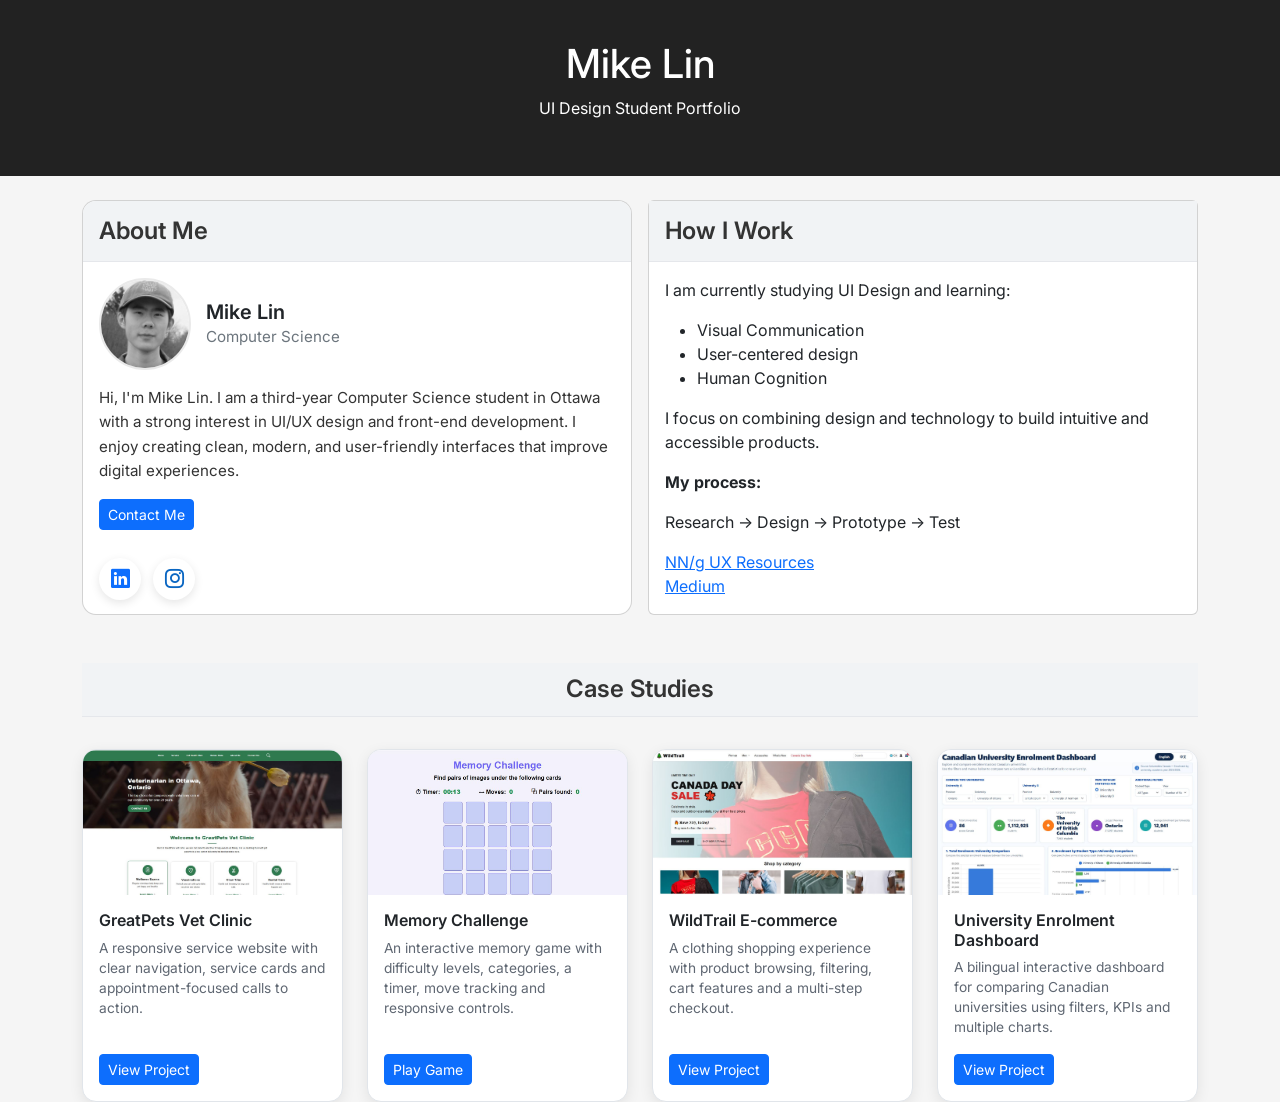
<file: index.html>
<!DOCTYPE html>
<html lang="en">

<head>
<meta charset="UTF-8">
<meta name="viewport" content="width=device-width, initial-scale=1">

<title>My Portfolio</title>

<link href="https://cdn.jsdelivr.net/npm/bootstrap@5.3.3/dist/css/bootstrap.min.css" rel="stylesheet">
<link href="https://cdn.jsdelivr.net/npm/bootstrap-icons@1.11.3/font/bootstrap-icons.css" rel="stylesheet">
<link href="https://fonts.googleapis.com/css2?family=Inter:wght@300;400;500;600&display=swap" rel="stylesheet">

<style>
body {
    background: #f5f5f5;
    overflow-x: hidden;
	font-family: 'Inter', sans-serif;
}


/* HERO */
.hero {
    background: #222;
    color: white;
    padding: 40px;
    text-align: center;
}

/* CASE STUDIES */
.project-card {
    height: 100%;
    border: 1px solid #e1e5ea;
    border-radius: 14px;
    overflow: hidden;
    box-shadow: 0 4px 14px rgba(0, 0, 0, 0.08);
    transition: transform 0.25s ease, box-shadow 0.25s ease;
}

.project-card:hover {
    transform: translateY(-6px);
    box-shadow: 0 12px 26px rgba(0, 0, 0, 0.14);
}

.project-image-link {
    display: block;
    overflow: hidden;
    background: #eef1f5;
}

.case-img {
    width: 100%;
    aspect-ratio: 16 / 9;
    object-fit: cover;
    object-position: center;
    display: block;
    transition: transform 0.3s ease;
}

.project-card:hover .case-img {
    transform: scale(1.025);
}

.project-card .card-body {
    min-height: 150px;
    display: flex;
    flex-direction: column;
    align-items: flex-start;
}

.project-card h6 {
    font-size: 1rem;
    font-weight: 600;
    margin-bottom: 8px;
}

.project-description {
    color: #5f6772;
    font-size: 0.86rem;
    line-height: 1.45;
    margin-bottom: 16px;
}

.project-card .btn {
    margin-top: auto;
}

.project-image-link:focus-visible,
.project-card .btn:focus-visible {
    outline: 3px solid rgba(13, 110, 253, 0.35);
    outline-offset: 3px;
}
/*
.service-img { object-position: center 38%; }
.memory-img  { object-position: center 30%; }
.shop-img    { object-position: center 28%; }
.dashboard-img { object-position: center top; }
*/

/* ===== Project thumbnail positioning ===== */
.service-img,
.memory-img,
.shop-img,
.dashboard-img {
    object-position: center top;
}

/* =========================
   SECTION TITLE BAR (NEW)
========================= */

.section-bar {
    background: #f1f3f5;
    padding: 12px 16px;
    border-bottom: 1px solid #e5e7eb;

    font-size: 24px;
    font-weight: 600;

    color: #333;
}

/* =========================
   PROFILE CARD STYLE
========================= */

.about-card {
    padding: 0;
    position: relative;
    border-radius: 14px;
    overflow: hidden;
}

/* TOP SECTION */
.profile-top {
    display: flex;
    gap: 15px;
    align-items: center;
    padding: 16px;
}

/* IMAGE */
.profile-img {
    width: 92px;
    height: 92px;
    border-radius: 50%;
    object-fit: cover;
    border: 2px solid #eaeaea;
}

/* NAME + TITLE */
.profile-info h4 {
    margin: 0;
    font-size: 1.25rem;
    font-weight: 600;
}

.profile-info span {
    color: #6c757d;
    font-size: 0.95rem;
}

/* INTRO TEXT */
.profile-text {
    padding: 0 16px 16px 16px;
    font-size: 0.95rem;
    line-height: 1.6;
    color: #333;
}

/* =========================
   SOCIAL ICONS (BOTTOM LEFT)
========================= */

.social-bar {
    position: absolute;
    bottom: 14px;
    left: 16px;
    display: flex;
    gap: 12px;
}

.social-bar a {
    width: 42px;
    height: 42px;

    display: flex;
    align-items: center;
    justify-content: center;

    border-radius: 50%;

    background: white;

    font-size: 1.2rem;

    box-shadow: 0 3px 10px rgba(0,0,0,0.10);
    transition: all 0.25s ease;
    text-decoration: none;
}

/* LINKEDIN */
.social-bar a.linkedin {
    color: #0A66C2;
}

/* INSTAGRAM */
.social-bar a.instagram {
    color: #0A66C2;
}

/* INSTAGRAM COLOR */
.social-bar a.instagram:hover {
    background: #0A66C2;
}

.social-bar a:hover {
    transform: translateY(-3px) scale(1.08);
    background: #0d6efd;
    color: white;
}


/* =========================
   POPUP STYLE
========================= */

.popup-overlay {
    position: fixed;
    top: 0;
    left: 0;
    width: 100%;
    height: 100%;

    background: rgba(0,0,0,0.5);

    display: none;
    align-items: center;
    justify-content: center;

    z-index: 9999;
}

.popup-box {
    background: white;
    padding: 20px;
    border-radius: 12px;
    width: 280px;
    text-align: center;

    box-shadow: 0 10px 30px rgba(0,0,0,0.2);
}

.popup-box h5 {
    margin-bottom: 10px;
}

.popup-box p {
    font-size: 14px;
    margin-bottom: 15px;
    color: #333;
}

</style>
</head>

<body>

<!-- HERO -->
<div class="hero">
    <h1>Mike Lin</h1>
    <p>UI Design Student Portfolio</p>
</div>

<div class="container mt-4">

    <div class="row g-3">

        <!-- ABOUT -->
        <div class="col-md-6">
            <div class="card about-card h-100">

                <!-- SECTION BAR -->
                <div class="section-bar">About Me</div>

                <!-- TOP -->
                <div class="profile-top">
                    <img class="profile-img" src="./MikeLin.jpg">

                    <div class="profile-info">
                        <h4>Mike Lin</h4>
                        <span>Computer Science</span>
                    </div>
                </div>
				
				

                <!-- INTRO -->
                <div class="profile-text">
                    Hi, I'm Mike Lin. I am a third-year Computer Science student in Ottawa with a strong interest in UI/UX design and front-end development. I enjoy creating clean, modern, and user-friendly interfaces that improve digital experiences.
				           <!-- CONTACT BUTTON -->
							<div class="mt-3">
							   <button class="btn btn-primary btn-sm" onclick="openPopup()">
								Contact Me
							   </button>
							</div>
                </div>

                <!-- SOCIAL ICONS -->
                <div class="social-bar">
                    <a href="https://www.linkedin.com/in/mike-lin-36a91233a/" target="_blank">
                        <i class="bi bi-linkedin"></i>
                    </a>

                    <a class="instagram" href="https://www.instagram.com/mikelin841?igsh=bzloZW9sZDd4eHA1" target="_blank">
                        <i class="bi bi-instagram"></i>
                    </a>
                </div>

            </div>
        </div>

        <!-- HOW I WORK -->
        <div class="col-md-6">
            <div class="card h-100">

                <!-- SECTION BAR -->
                <div class="section-bar">How I Work</div>

                <div class="p-3">

                    <p>I am currently studying UI Design and learning:</p>
					<ul>
					    <li>Visual Communication</li>
                        <li>User-centered design</li>
                        <li>Human Cognition</li>
                    </ul>

                    <p>
                        I focus on combining design and technology to build intuitive and accessible products.
                    </p>

                    <p><b>My process:</b></p>
                    <p>Research → Design → Prototype → Test</p>

                    <a href="https://www.nngroup.com/" target="_blank">NN/g UX Resources</a>
                    <br>
                    <a href="https://medium.com" target="_blank">Medium</a>

                </div>
            </div>
        </div>

    </div>

    <!-- CASE STUDIES -->
    <h3 class="section-bar text-center mt-5">Case Studies</h3>
    <div class="row g-4 mt-2">

        <div class="col-12 col-md-6 col-lg-3">
            <article class="card project-card">
                <a class="project-image-link" href="https://300350502-a2.netlify.app/" target="_blank" rel="noopener noreferrer" aria-label="Open GreatPets Vet Clinic service website">
                    <img class="case-img service-img card-img-top" src="./servicewebsite2.jpg" alt="Homepage of the GreatPets Vet Clinic service website">
                </a>
                <div class="card-body">
                    <h6>GreatPets Vet Clinic</h6>
                    <p class="project-description">A responsive service website with clear navigation, service cards and appointment-focused calls to action.</p>
                    <a class="btn btn-primary btn-sm" href="https://300350502-a2.netlify.app/" target="_blank" rel="noopener noreferrer">View Project</a>
                </div>
            </article>
        </div>

        <div class="col-12 col-md-6 col-lg-3">
            <article class="card project-card">
                <a class="project-image-link" href="https://300350502-a3.netlify.app/" target="_blank" rel="noopener noreferrer" aria-label="Open Memory Challenge game">
                    <img class="case-img memory-img card-img-top" src="./memorygame2.jpg" alt="Memory Challenge game with cards, timer, move count and level controls">
                </a>
                <div class="card-body">
                    <h6>Memory Challenge</h6>
                    <p class="project-description">An interactive memory game with difficulty levels, categories, a timer, move tracking and responsive controls.</p>
                    <a class="btn btn-primary btn-sm" href="https://300350502-a3.netlify.app/" target="_blank" rel="noopener noreferrer">Play Game</a>
                </div>
            </article>
        </div>

        <div class="col-12 col-md-6 col-lg-3">
            <article class="card project-card">
                <a class="project-image-link" href="https://300350502-a4.netlify.app/" target="_blank" rel="noopener noreferrer" aria-label="Open WildTrail e-commerce website">
                    <img class="case-img shop-img card-img-top" src="./ecommerce2.jpg" alt="WildTrail clothing e-commerce homepage with Canada Day sale and shopping categories">
                </a>
                <div class="card-body">
                    <h6>WildTrail E-commerce</h6>
                    <p class="project-description">A clothing shopping experience with product browsing, filtering, cart features and a multi-step checkout.</p>
                    <a class="btn btn-primary btn-sm" href="https://300350502-a4.netlify.app/" target="_blank" rel="noopener noreferrer">View Project</a>
                </div>
            </article>
        </div>

        <div class="col-12 col-md-6 col-lg-3">
            <article class="card project-card">
                <a class="project-image-link" href="https://300350502-a5.netlify.app/" target="_blank" rel="noopener noreferrer" aria-label="Open Canadian University Enrolment Dashboard">
                    <img class="case-img dashboard-img card-img-top" src="./analytic2.jpg" alt="Canadian University Enrolment Dashboard with filters, KPI cards and four charts">
                </a>
                <div class="card-body">
                    <h6>University Enrolment Dashboard</h6>
                    <p class="project-description">A bilingual interactive dashboard for comparing Canadian universities using filters, KPIs and multiple charts.</p>
                    <a class="btn btn-primary btn-sm" href="https://300350502-a5.netlify.app/" target="_blank" rel="noopener noreferrer">View Project</a>
                </div>
            </article>
        </div>

    </div>

</div>

<!-- EMAIL POPUP -->
<div id="emailPopup" class="popup-overlay">
    <div class="popup-box">
        <h5>Contact Email</h5>
        <p id="emailText">zlin124@uottawa.ca</p>

        <button class="btn btn-outline-primary btn-sm" onclick="copyEmail()">
            Copy Email
        </button>

        <button class="btn btn-secondary btn-sm" onclick="closePopup()">
            Close
        </button>
    </div>
</div>

<script>
function openPopup() {
    document.getElementById("emailPopup").style.display = "flex";
}

function closePopup() {
    document.getElementById("emailPopup").style.display = "none";
}

function copyEmail() {
    const email = document.getElementById("emailText").innerText;

    navigator.clipboard.writeText(email).then(() => {
        alert("Email copied: " + email);
    });
}
</script>
</body>
</html>
</file>
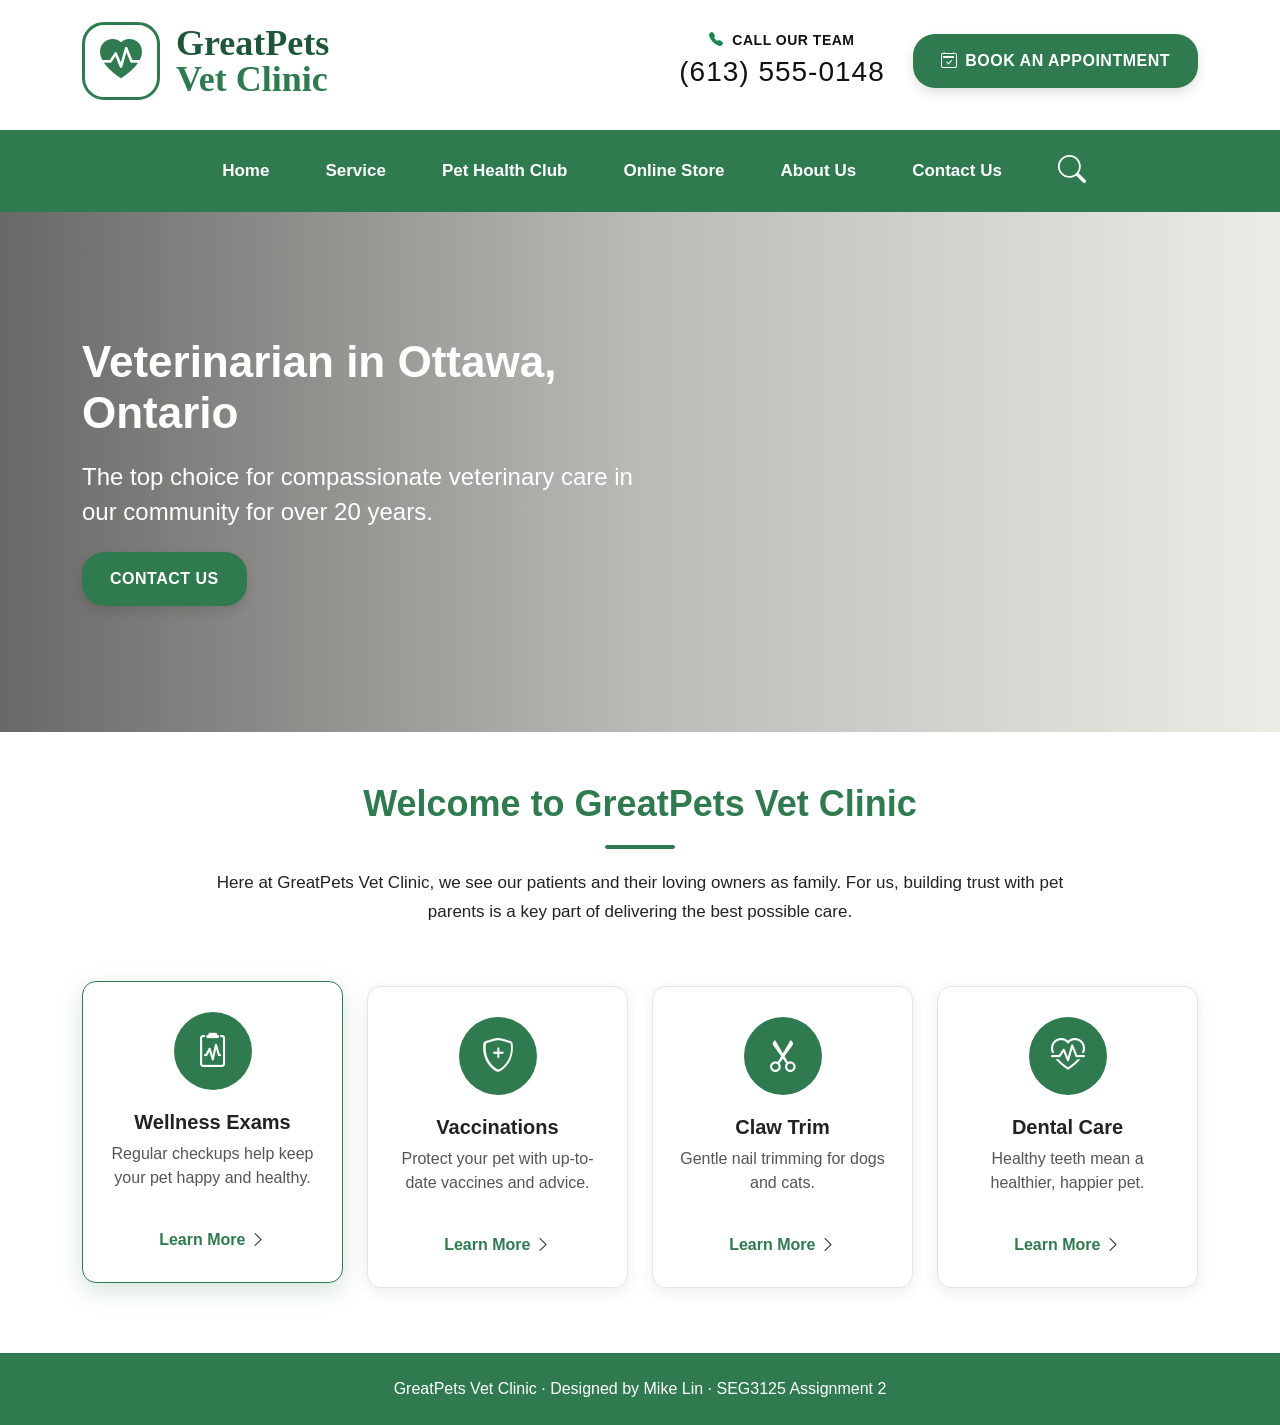
<file: A2/index.html>
<!DOCTYPE html>
<html lang="en">
<head>
  <meta charset="UTF-8">
  <meta name="viewport" content="width=device-width, initial-scale=1">
  <title>GreatPets Vet Clinic</title>

  <link href="https://cdn.jsdelivr.net/npm/bootstrap@5.3.3/dist/css/bootstrap.min.css" rel="stylesheet">
  <link href="https://cdn.jsdelivr.net/npm/bootstrap-icons@1.11.3/font/bootstrap-icons.css" rel="stylesheet">

  <style>

   :root{
  --green:#2f7a4f;
  --green-dark:#1f5638;
  --brown:#2f7a4f;
  --cream:#faf8f3;
  --soft:#eef7f1;
  --text:#222;
}

   body{
      margin:0;
      background:var(--cream);
      color:var(--text);
      font-family:Arial, Helvetica, sans-serif;
    }

   
    .main-header{
      background:white;
      padding:22px 0 30px;
    }

    .logo-mark{
      width:78px;
      height:78px;
      border:3px solid var(--green);
      border-radius:22px;
      display:flex;
      align-items:center;
      justify-content:center;
      color:var(--green);
      font-size:42px;
      margin-right:16px;
    }

    .logo-title{
      line-height:1;
      font-family:Georgia, serif;
      color:var(--green-dark);
      font-size:36px;
      font-weight:700;
    }

    .logo-title span{
      color:var(--brown);
      display:block;
    }
     .logo-wrap a{
  text-decoration:none;
  color:inherit;
}

.logo-wrap a:hover{
  text-decoration:none;
  color:inherit;
}
    .phone-block{
      text-align:center;
      color:#111;
      margin-right:28px;
    }

    .phone-block small{
      font-weight:800;
      display:block;
      letter-spacing:.5px;
    }

    .phone-block strong{
      font-size:28px;
      font-weight:500;
      letter-spacing:1px;
    }

    .btn-main{
      background:var(--green);
      color:white;
      border:none;
      border-radius:22px;
      padding:15px 28px;
      font-weight:800;
      letter-spacing:.5px;
      box-shadow:0 5px 12px rgba(0,0,0,.12);
    }

    .btn-main:hover{
      background:var(--green-dark);
      color:white;
    }

    .nav-row{
      background:var(--brown);
    }

    .nav-row .nav-link{
      color:white;
      font-size:17px;
      padding:20px 28px !important;
      font-weight:600;
    }

    .nav-row .nav-link:hover{
      background:rgba(255,255,255,.12);
      color:white;
    }

    .search-icon{
      color:white;
      font-size:28px;
      margin-left:28px;
    }

    .hero{
      min-height:520px;
      position:relative;
      display:flex;
      align-items:center;
      background:
        linear-gradient(90deg, rgba(0,0,0,.58), rgba(0,0,0,.25), rgba(0,0,0,.05)),
        url('https://images.unsplash.com/photo-1552053831-71594a27632d?auto=format&fit=crop&w=1800&q=80');
      background-size:cover;
      background-position:center;
    }

    .hero-content{
      max-width:560px;
      color:white;
    }

    .hero h1{
      font-size:44px;
      font-weight:800;
      line-height:1.15;
    }

    .hero p{
      font-size:24px;
      line-height:1.45;
      margin:22px 0;
    }

    

    .welcome{
      background:white;
      padding:50px 0 35px;
      text-align:center;
    }

    .welcome h2{
      color:var(--brown);
      font-weight:800;
      font-size:36px;
    }

    .underline{
      width:70px;
      height:4px;
      background:var(--brown);
      margin:20px auto;
      border-radius:999px;
    }

    .welcome p{
      max-width:850px;
      margin:0 auto;
      font-size:17px;
      line-height:1.7;
    }

    .service-section{
      background:white;
      padding:25px 0 65px;
    }

    .service-card{
      height:100%;
      background:#fff;
      border:1px solid #e4e4e4;
      border-radius:14px;
      padding:30px 22px;
      text-align:center;
      box-shadow:0 4px 16px rgba(0,0,0,.08);
      transition:.25s;
      cursor:pointer;
    }

    .service-card:hover,
    .service-card.active{
      transform:translateY(-5px);
      border-color:var(--green);
      box-shadow:0 8px 24px rgba(47,122,79,.20);
    }

    .circle-icon{
      width:78px;
      height:78px;
      border-radius:50%;
      background:var(--green);
      color:white;
      display:flex;
      align-items:center;
      justify-content:center;
      font-size:34px;
      margin:0 auto 20px;
    }

    .service-card h3{
      font-size:20px;
      font-weight:800;
    }

    .service-card p{
      color:#555;
      min-height:70px;
    }

    .learn-more{
      color:var(--green);
	  text-decoration:none;
      font-weight:800;
    }

    .booking-section{
      background:var(--soft);
      padding:70px 0;
    }

    .summary-box{
      background:var(--brown);
      color:white;
      border-radius:22px;
      padding:35px;
      height:100%;
    }

    .booking-box{
      background:white;
      border-radius:22px;
      padding:35px;
      box-shadow:0 8px 24px rgba(0,0,0,.08);
    }

    .choice-btn,
    .time-btn{
      border:1px solid #ccc;
      background:white;
      border-radius:14px;
      padding:12px 16px;
      width:100%;
      transition:.2s;
    }

    .choice-btn.active,
    .time-btn.active{
      background:var(--green);
      color:white;
      border-color:var(--green);
      font-weight:700;
    }

    .time-btn{
      width:auto;
      border-radius:999px;
    }

    .confirm-box{
      display:none;
      background:var(--soft);
      border-left:5px solid var(--green);
      border-radius:14px;
      padding:18px;
      margin-top:20px;
    }

    .contact-strip{
      background:white;
      padding:35px 0;
      text-align:center;
      font-size:18px;
    }

    .contact-strip h3{
      color:var(--green);
      font-weight:800;
    }

    footer{
      background:var(--brown);
      color:white;
      text-align:center;
      padding:24px;
    }

    @media(max-width:768px){
      .top-link-bar{text-align:center;}
      .main-header{text-align:center;}
      .logo-wrap{justify-content:center;margin-bottom:20px;}
      .header-right{justify-content:center!important;}
      .phone-block{margin-right:0;margin-bottom:15px;}
      .hero{min-height:480px;}
      .hero h1{font-size:34px;}
      .hero p{font-size:19px;}
      .social-float{display:none;}
    }
  </style>
</head>
<body>



  <header class="main-header">
    <div class="container">
      <div class="row align-items-center">
        <div class="col-lg-6 d-flex align-items-center logo-wrap">
		 <a href="index.html"
     class="d-flex align-items-center text-decoration-none">
          <div class="logo-mark"><i class="bi bi-heart-pulse-fill"></i></div>
          <div class="logo-title">GreatPets <span>Vet Clinic</span></div>
        </a>
		</div>

        <div class="col-lg-6 d-flex justify-content-end align-items-center flex-wrap header-right">
          <div class="phone-block">
            <small><i class="bi bi-telephone-fill text-success me-1"></i> CALL OUR TEAM</small>
            <strong>(613) 555-0148</strong>
          </div>
         <!-- <button class="btn btn-main" onclick="scrollToSection('booking')">
            <i class="bi bi-calendar2-check me-2"></i>BOOK AN APPOINTMENT
          </button> -->
		  
		  <a href="booking.html" class="btn btn-main">
          <i class="bi bi-calendar2-check me-2"></i>BOOK AN APPOINTMENT
          </a>

        </div>
      </div>
    </div>
  </header>

  <nav class="navbar navbar-expand-lg nav-row sticky-top">
    <div class="container">
      <button class="navbar-toggler bg-light" type="button" data-bs-toggle="collapse" data-bs-target="#navMenu">
        <span class="navbar-toggler-icon"></span>
      </button>

      <div class="collapse navbar-collapse justify-content-center" id="navMenu">
        <ul class="navbar-nav align-items-lg-center">
          <li class="nav-item"><a class="nav-link" href="index.html#top">Home<!--<i class="bi bi-chevron-down small ms-1"></i>--></a></li>
          <li class="nav-item"><a class="nav-link" href="index.html#services">Service <!--<i class="bi bi-chevron-down small ms-1"></i>--></a></li>
          <li class="nav-item"><a class="nav-link" href="#booking">Pet Health Club</a></li>
          <li class="nav-item"><a class="nav-link" href="#prices">Online Store</a></li>
          <li class="nav-item"><a class="nav-link" href="index.html#services">About Us</a></li>
          <li class="nav-item"><a class="nav-link" href="contact.html">Contact Us</a></li>
        </ul>
        <i class="bi bi-search search-icon d-none d-lg-block"></i>
      </div>
    </div>
  </nav>

  <section class="hero" id="top">
    <div class="container">
      <div class="hero-content">
        <h1>Veterinarian in Ottawa, Ontario</h1>
        <p>The top choice for compassionate veterinary care in our community for over 20 years.</p>
        <!--<button class="btn btn-main" onclick="scrollToSection('contact')">CONTACT US</button>-->
		<button class="btn btn-main" onclick="window.location.href='contact.html'">
  CONTACT US
</button>
		

</a>
      </div>
    </div>
  </section>

  <section class="welcome">
    <div class="container">
      <h2>Welcome to GreatPets Vet Clinic</h2>
      <div class="underline"></div>
      <p>
        Here at GreatPets Vet Clinic, we see our patients and their loving owners as family.
        For us, building trust with pet parents is a key part of delivering the best possible care.
      </p>
    </div>
  </section>

  <section class="service-section" id="services">
    <div class="container">
      <div class="row g-4 justify-content-center">
        <div class="col-md-6 col-lg-3">
          <div class="service-card active" onclick="selectService('Wellness Exam', this)">
            <div class="circle-icon"><i class="bi bi-clipboard2-pulse"></i></div>
            <h3>Wellness Exams</h3>
            <p>Regular checkups help keep your pet happy and healthy.</p>
              <span><a href="detail.html?service=wellness" class="learn-more">Learn More </a><i class="bi bi-chevron-right"></i></span>
			  
          </div>
        </div>
        <div class="col-md-6 col-lg-3">
          <div class="service-card" onclick="selectService('Vaccination Visit', this)">
            <div class="circle-icon"><i class="bi bi-shield-plus"></i></div>
            <h3>Vaccinations</h3>
            <p>Protect your pet with up-to-date vaccines and advice.</p>
              <span><a href="detail.html?service=vaccination" class="learn-more">Learn More </a><i class="bi bi-chevron-right"></i></span>
          </div>
        </div>
        <div class="col-md-6 col-lg-3">
          <div class="service-card" onclick="selectService('Claw Trim', this)">
            <div class="circle-icon"><i class="bi bi-scissors"></i></div>
            <h3>Claw Trim</h3>
            <p>Gentle nail trimming for dogs and cats.</p>
              <span><a href="detail.html?service=claw" class="learn-more">Learn More </a><i class="bi bi-chevron-right"></i></span>
          </div>
        </div>
        <div class="col-md-6 col-lg-3">
          <div class="service-card" onclick="selectService('Dental Care', this)">
            <div class="circle-icon"><i class="bi bi-heart-pulse"></i></div>
            <h3>Dental Care</h3>
            <p>Healthy teeth mean a healthier, happier pet.</p>
            <span><a href="detail.html?service=dental" class="learn-more">Learn More </a><i class="bi bi-chevron-right"></i></span>
			
          </div>
        </div>
      </div>
    </div>
  </section>

  <footer>
    GreatPets Vet Clinic · Designed by Mike Lin · SEG3125 Assignment 2
  </footer>

  <script>
    let selectedService = "Wellness Exam";

    function scrollToSection(id){
      document.getElementById(id).scrollIntoView({behavior:"smooth"});
    }

    function selectService(service, element){
      selectedService = service;
      document.getElementById("summaryService").innerText = service;
      document.querySelectorAll(".service-card").forEach(card => card.classList.remove("active"));
      element.classList.add("active");
      scrollToSection("booking");
    }

    function updatePreferredDate(){
      const dateValue = document.getElementById("preferredDate").value;
      document.getElementById("summaryDate").innerText = dateValue || "Not selected";
    }

    function updateReason(){
      const reason = document.getElementById("reason").value.trim();
      document.getElementById("summaryReason").innerText = reason || "Not provided";
    }

    function submitAppointment(event){
      event.preventDefault();

      const firstName = document.getElementById("firstName").value.trim();
      const lastName = document.getElementById("lastName").value.trim();
      const email = document.getElementById("email").value.trim();
      const phone = document.getElementById("phone").value.trim();
      const petName = document.getElementById("petName").value.trim();
      const preferredDate = document.getElementById("preferredDate").value;
      const reason = document.getElementById("reason").value.trim();

      document.getElementById("summaryClient").innerText = firstName + " " + lastName;
      document.getElementById("summaryPet").innerText = petName;
      document.getElementById("summaryDate").innerText = preferredDate;
      document.getElementById("summaryReason").innerText = reason;

      document.getElementById("confirmBox").style.display = "block";
      document.getElementById("confirmText").innerText =
        "Thank you, " + firstName + ". Your appointment request for " + petName +
        " has been submitted. GreatPets Vet Clinic will contact you at " + phone +
        " or " + email + " to confirm the appointment.";

      document.getElementById("confirmBox").scrollIntoView({behavior:"smooth", block:"center"});
    }
  </script>

  <script src="https://cdn.jsdelivr.net/npm/bootstrap@5.3.3/dist/js/bootstrap.bundle.min.js"></script>
</body>
</html>
</file>
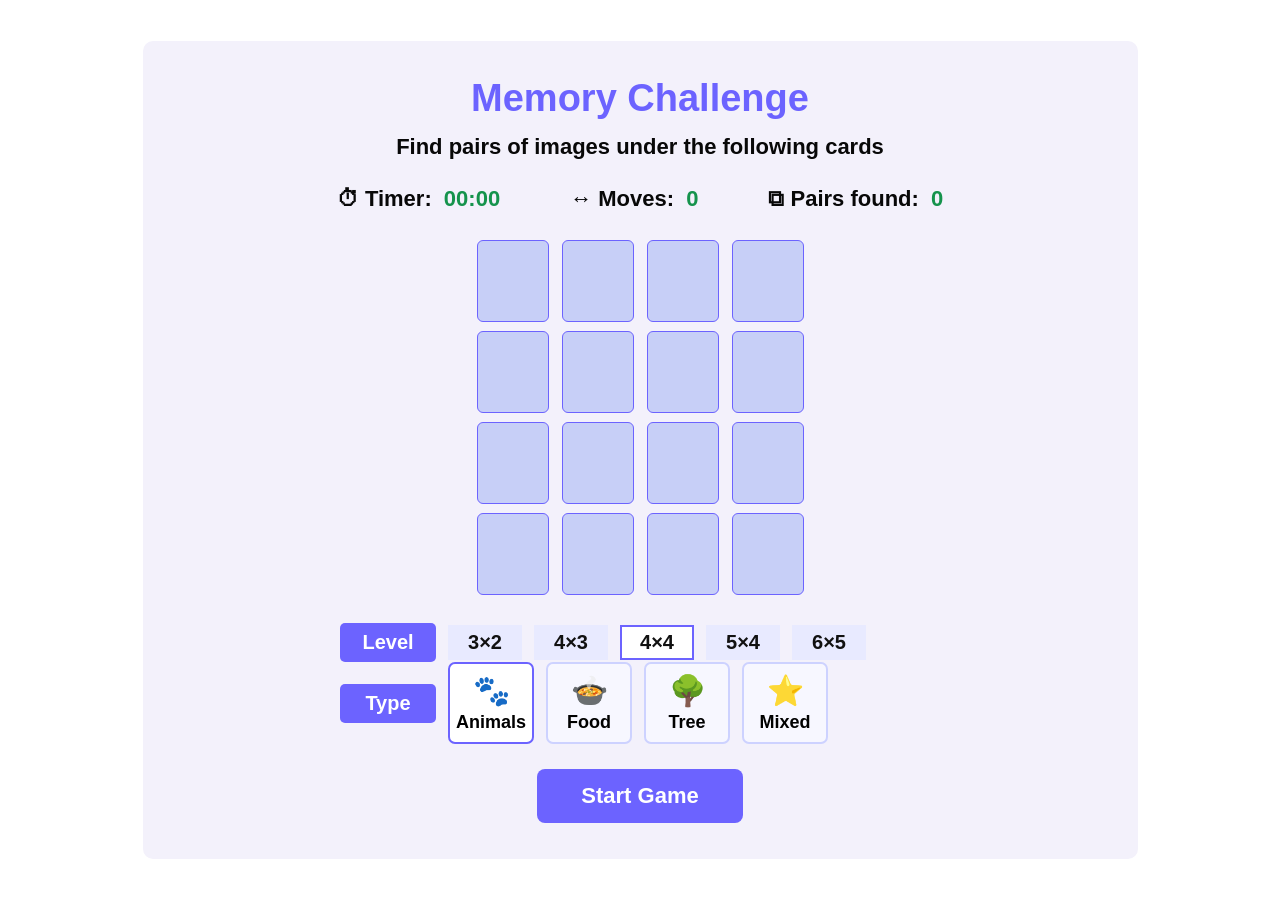
<file: A3/index.html>
<!DOCTYPE html>
<html lang="en">
<head>
  <meta charset="UTF-8" />
  <meta name="viewport" content="width=device-width, initial-scale=1.0" />
  <title>Memory Challenge</title>
  <link rel="stylesheet" href="style.css" />
</head>
<body>
  <main class="page">
    <!-- START SCREEN -->
    <section id="startScreen" class="panel">
      <h1>Memory Challenge</h1>
      <p class="subtitle">Find pairs of images under the following cards</p>

      <div class="stats">
        <span>⏱ Timer: <strong>00:00</strong></span>
        <span>↔ Moves: <strong>0</strong></span>
        <span>⧉ Pairs found: <strong>0</strong></span>
      </div>

      <!-- Empty playboard is shown at the beginning -->
      <div id="previewBoard" class="board preview-board"></div>

      <div class="setup-row">
        <span class="setup-label">Level</span>
        <button class="level-btn" data-level="3x2">3×2</button>
        <button class="level-btn" data-level="4x3">4×3</button>
        <button class="level-btn active" data-level="4x4">4×4</button>
        <button class="level-btn" data-level="5x4">5×4</button>
        <button class="level-btn" data-level="6x5">6×5</button>
      </div>

      <div class="setup-row theme-row">
        <span class="setup-label">Type</span>
        <button class="theme-btn active" data-theme="animals"><span>🐾</span>Animals</button>
        <button class="theme-btn" data-theme="food"><span>🍲</span>Food</button>
        <button class="theme-btn" data-theme="tree"><span>🌳</span>Tree</button>
        <button class="theme-btn" data-theme="mixed"><span>⭐</span>Mixed</button>
      </div>

      <button id="startBtn" class="primary-btn">Start Game</button>
    </section>

    <!-- GAME SCREEN -->
    <section id="gameScreen" class="panel hidden">
      <h1>Memory Challenge</h1>
      <p class="subtitle">Find pairs of images under the following tiles</p>

      <div class="stats">
        <span>⏱ Timer: <strong id="timerText">00:00</strong></span>
        <span>↔ Moves: <strong id="movesText">0</strong></span>
        <span>⧉ Pairs found: <strong id="pairsText">0</strong></span>
      </div>

      <div id="board" class="board"></div>

      <div id="feedback" class="feedback"></div>

      <div class="controls">
        <button id="playAgainBtn" class="secondary-btn">Play Again</button>
        <button id="changeLevelBtn" class="secondary-btn">Change Level</button>
      </div>
    </section>

    <!-- RESULT SCREEN -->
    <section id="resultScreen" class="panel result hidden">
      <h1>Memory Challenge</h1>
      <div class="trophy">🏆</div>
      <p class="congrats">Congratulations!</p>
      <p class="white-box">you matched all pairs!</p>

      <div class="summary">
        <div><b>Moves</b><strong id="resultMoves">0</strong></div>
        <div><b>Time</b><strong id="resultTime">00:00</strong></div>
        <div><b>Accuracy</b><strong id="resultAccuracy">0%</strong></div>
      </div>

      <p class="white-box">Your ranking for board size <strong id="resultLevel">4×4</strong></p>

      <table>
        <thead><tr><th>Rank</th><th>Round</th><th>Moves</th><th>Time</th></tr></thead>
        <tbody id="rankingBody"></tbody>
      </table>

      <div class="controls">
        <button id="resultPlayAgainBtn" class="primary-btn">Play Again</button>
        <button id="resultChangeLevelBtn" class="primary-btn">Change Level</button>
      </div>
    </section>
  </main>

  <script src="script.js"></script>
</body>
</html>
</file>
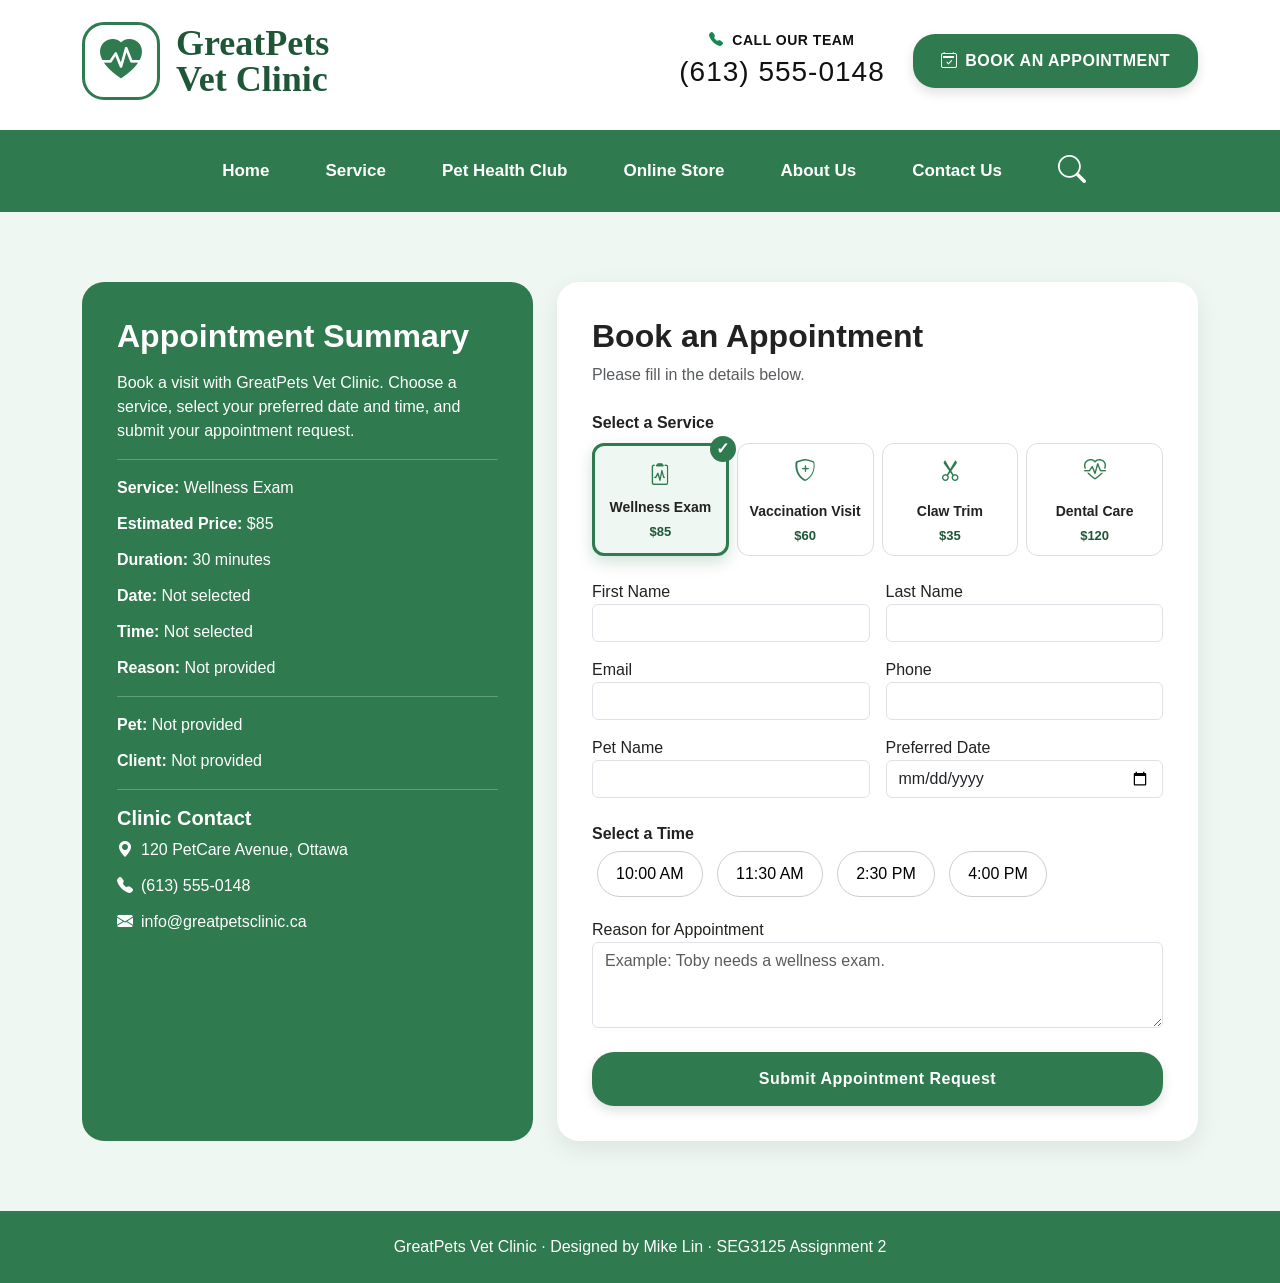
<file: A2/booking.html>
<!DOCTYPE html>
<html lang="en">
<head>
  <meta charset="UTF-8">
  <meta name="viewport" content="width=device-width, initial-scale=1">
  <title>Book Appointment - GreatPets Vet Clinic</title>

  <link href="https://cdn.jsdelivr.net/npm/bootstrap@5.3.3/dist/css/bootstrap.min.css" rel="stylesheet">
  <link href="https://cdn.jsdelivr.net/npm/bootstrap-icons@1.11.3/font/bootstrap-icons.css" rel="stylesheet">

  <style>
  
  
:root{
  --green:#2f7a4f;
  --green-dark:#1f5638;
  --brown:#2f7a4f;
  --cream:#faf8f3;
  --soft:#eef7f1;
  --text:#222;
}

body{
  margin:0;
  background:var(--cream);
  color:var(--text);
  font-family:Arial, Helvetica, sans-serif;
}

   
.main-header{
  background:white;
  padding:22px 0 30px;
}

.logo-mark{
  width:78px;
  height:78px;
  border:3px solid var(--green);
  border-radius:22px;
  display:flex;
  align-items:center;
  justify-content:center;
  color:var(--green);
  font-size:42px;
  margin-right:16px;
}

.logo-title{
  line-height:1;
  font-family:Georgia, serif;
  color:var(--green-dark);
  font-size:36px;
  font-weight:700;
}

.logo-title span{
  display:block;
}

.logo-wrap a{
  text-decoration:none;
  color:inherit;
}

.logo-wrap a:hover{
  text-decoration:none;
  color:inherit;
}

.phone-block{
      text-align:center;
      color:#111;
      margin-right:28px;
    }

    .phone-block small{
      font-weight:800;
      display:block;
      letter-spacing:.5px;
    }

    .phone-block strong{
      font-size:28px;
      font-weight:500;
      letter-spacing:1px;
 }
	

.location-text{
  font-size:17px !important;
}

.btn-main{
  background:var(--green);
  color:white;
  border:none;
  border-radius:22px;
  padding:15px 28px;
  font-weight:800;
  letter-spacing:.5px;
  box-shadow:0 5px 12px rgba(0,0,0,.12);
  white-space:nowrap;
}

.btn-main:hover{
  background:var(--green-dark);
  color:white;
}

.nav-row{
  background:var(--brown);
}

.nav-row .nav-link{
  color:white;
  font-size:17px;
  padding:20px 28px !important;
  font-weight:600;
}

.nav-row .nav-link:hover{
  background:rgba(255,255,255,.12);
  color:white;
}

.search-icon{
  color:white;
  font-size:28px;
  margin-left:28px;
}

.booking-section{
  background:var(--soft);
  padding:70px 0;
}

.summary-box{
  background:var(--brown);
  color:white;
  border-radius:22px;
  padding:35px;
  height:100%;
}

.summary-box p{
  margin-bottom:12px;
}

.booking-box{
  background:white;
  border-radius:22px;
  padding:35px;
  box-shadow:0 8px 24px rgba(0,0,0,.08);
}

.service-option{
  border:1px solid #ddd;
  background:#fff;
  border-radius:12px;
  padding:10px 6px;
  text-align:center;
  cursor:pointer;
  height:100%;
  min-height:105px;

  display:flex;
  flex-direction:column;
  justify-content:center;
  align-items:center;
}

.service-option i{
  font-size:22px;
  color:var(--green);
  margin-bottom:8px;
}

.service-option h5{
  font-size:14px;
  font-weight:700;
  margin:0 0 6px 0;
  line-height:1.2;
}

.service-option strong{
  font-size:13px;
  font-weight:700;
  color:var(--green-dark);
}


.service-option.active{
  border:3px solid var(--green);
  background:var(--soft);
  position:relative;
  box-shadow:0 6px 16px rgba(47,122,79,.22);
}

.service-option.active::after{
  content:"✓";
  position:absolute;
  top:-10px;
  right:-10px;
  width:26px;
  height:26px;
  background:var(--green);
  color:white;
  border-radius:50%;
  font-size:16px;
  font-weight:800;
  display:flex;
  align-items:center;
  justify-content:center;
}

.time-btn{
  border:1px solid #ccc;
  background:white;
  border-radius:999px;
  padding:10px 18px;
  margin:5px;
}

.time-btn.active{
  background:var(--green);
  color:white;
  border-color:var(--green);
  font-weight:700;
}

footer{
  background:var(--brown);
  color:white;
  text-align:center;
  padding:24px;
}

@media(max-width:992px){
  .header-right{
    justify-content:center!important;
    margin-top:20px;
    flex-wrap:wrap!important;
  }
}
  </style>
</head>

<body>

<header class="main-header">
    <div class="container">
      <div class="row align-items-center">
        <div class="col-lg-6 d-flex align-items-center logo-wrap">
		 <a href="index.html"
     class="d-flex align-items-center text-decoration-none">
          <div class="logo-mark"><i class="bi bi-heart-pulse-fill"></i></div>
          <div class="logo-title">GreatPets <span>Vet Clinic</span></div>
		  </a>
        </div>

        <div class="col-lg-6 d-flex justify-content-end align-items-center flex-wrap header-right">
          <div class="phone-block">
            <small><i class="bi bi-telephone-fill text-success me-1"></i> CALL OUR TEAM</small>
            <strong>(613) 555-0148</strong>
          </div>
         <!-- <button class="btn btn-main" onclick="scrollToSection('booking')">
            <i class="bi bi-calendar2-check me-2"></i>BOOK AN APPOINTMENT
          </button> -->
		  
		  <a href="booking.html" class="btn btn-main">
          <i class="bi bi-calendar2-check me-2"></i>BOOK AN APPOINTMENT
          </a>

        </div>
      </div>
    </div>
  </header>

  <nav class="navbar navbar-expand-lg nav-row sticky-top">
    <div class="container">
      <button class="navbar-toggler bg-light" type="button" data-bs-toggle="collapse" data-bs-target="#navMenu">
        <span class="navbar-toggler-icon"></span>
      </button>

      <div class="collapse navbar-collapse justify-content-center" id="navMenu">
         <ul class="navbar-nav align-items-lg-center">
          <li class="nav-item"><a class="nav-link" href="index.html#top">Home<!--<i class="bi bi-chevron-down small ms-1"></i>--></a></li>
          <li class="nav-item"><a class="nav-link" href="index.html#services">Service <!--<i class="bi bi-chevron-down small ms-1"></i>--></a></li>
          <li class="nav-item"><a class="nav-link" href="#booking">Pet Health Club</a></li>
          <li class="nav-item"><a class="nav-link" href="#prices">Online Store</a></li>
          <li class="nav-item"><a class="nav-link" href="index.html#services">About Us</a></li>
          <li class="nav-item"><a class="nav-link" href="contact.html">Contact Us</a></li>
        </ul>
        <i class="bi bi-search search-icon d-none d-lg-block"></i>
      </div>
    </div>
  </nav>

<section class="booking-section">
  <div class="container">
    <div class="row g-4">

      <div class="col-lg-5">
        <div class="summary-box">
          <h2 class="fw-bold">Appointment Summary</h2>

          <p class="mt-3">
            Book a visit with GreatPets Vet Clinic. Choose a service, select your preferred date and time, and submit your appointment request.
          </p>

          <hr>

          <p><strong>Service:</strong> <span id="summaryService">Wellness Exam</span></p>
          <p><strong>Estimated Price:</strong> <span id="summaryPrice">$85</span></p>
          <p><strong>Duration:</strong> <span id="summaryDuration">30 minutes</span></p>
          <p><strong>Date:</strong> <span id="summaryDate">Not selected</span></p>
          <p><strong>Time:</strong> <span id="summaryTime">Not selected</span></p>
          <p><strong>Reason:</strong> <span id="summaryReason">Not provided</span></p>

          <hr>

          <p><strong>Pet:</strong> <span id="summaryPet">Not provided</span></p>
          <p><strong>Client:</strong> <span id="summaryClient">Not provided</span></p>

          <hr>

          <h5 class="fw-bold">Clinic Contact</h5>
          <p><i class="bi bi-geo-alt-fill me-2"></i>120 PetCare Avenue, Ottawa</p>
          <p><i class="bi bi-telephone-fill me-2"></i>(613) 555-0148</p>
          <p><i class="bi bi-envelope-fill me-2"></i>info@greatpetsclinic.ca</p>
        </div>
      </div>

      <div class="col-lg-7">
        <div class="booking-box">
          <h2 class="fw-bold mb-2">Book an Appointment</h2>
          <p class="text-muted mb-4">Please fill in the details below.</p>

          <form onsubmit="submitAppointment(event)">

            <label class="fw-bold mb-2">Select a Service</label>
 
			
			
			<div class="row g-2 mb-4">

 <!-- <div class="col-6 col-md-3">
    <div class="service-option active" onclick="selectService('Wellness Exam', '$85', '30 minutes', this)">
      <i class="bi bi-clipboard2-pulse"></i>
      <h5 class="fw-bold mt-2">Wellness Exam</h5>
      <strong>$85</strong>
    </div>
  </div>
  -->
  
  <div class="col-6 col-md-3">
  <div class="service-option active"
       onclick="selectService('Wellness Exam','$85','30 minutes',this)">
    <i class="bi bi-clipboard2-pulse"></i>
    <h5>Wellness Exam</h5>
    <strong>$85</strong>
  </div>
</div>

  <div class="col-6 col-md-3">
    <div class="service-option" onclick="selectService('Vaccination Visit', '$60', '20 minutes', this)">
      <i class="bi bi-shield-plus"></i>
      <h5 class="fw-bold mt-2">Vaccination Visit</h5>
     
      <strong>$60</strong>
    </div>
  </div>

  <div class="col-6 col-md-3">
    <div class="service-option" onclick="selectService('Claw Trim', '$35', '15 minutes', this)">
      <i class="bi bi-scissors"></i>
      <h5 class="fw-bold mt-2">Claw Trim</h5>
     
      <strong>$35</strong>
    </div>
  </div>

  <div class="col-6 col-md-3">
    <div class="service-option" onclick="selectService('Dental Care', '$120', '45 minutes', this)">
      <i class="bi bi-heart-pulse"></i>
      <h5 class="fw-bold mt-2">Dental Care</h5>
    
      <strong>$120</strong>
    </div>
  </div>

</div>
			

            <div class="row g-3">

              <div class="col-md-6">
                <label>First Name</label>
                <input id="firstName" class="form-control" required oninput="updateClientPet()">
              </div>

              <div class="col-md-6">
                <label>Last Name</label>
                <input id="lastName" class="form-control" required oninput="updateClientPet()">
              </div>

              <div class="col-md-6">
                <label>Email</label>
                <input id="email" type="email" class="form-control" required>
              </div>

              <div class="col-md-6">
                <label>Phone</label>
                <input id="phone" class="form-control" required>
              </div>

              <div class="col-md-6">
                <label>Pet Name</label>
                <input id="petName" class="form-control" required oninput="updateClientPet()">
              </div>

              <div class="col-md-6">
                <label>Preferred Date</label>
                <input type="date" id="preferredDate" class="form-control" onchange="updateDate()" required>
              </div>

              <div class="col-12">
                <label class="fw-bold mt-2">Select a Time</label><br>
                <button type="button" class="time-btn" onclick="selectTime('10:00 AM', this)">10:00 AM</button>
                <button type="button" class="time-btn" onclick="selectTime('11:30 AM', this)">11:30 AM</button>
                <button type="button" class="time-btn" onclick="selectTime('2:30 PM', this)">2:30 PM</button>
                <button type="button" class="time-btn" onclick="selectTime('4:00 PM', this)">4:00 PM</button>
              </div>

              <div class="col-12">
                <label>Reason for Appointment</label>
                <textarea id="reason" class="form-control" rows="3" oninput="updateReason()" placeholder="Example: Toby needs a wellness exam."></textarea>
              </div>

            </div>

            <button class="btn btn-main w-100 mt-4">Submit Appointment Request</button>
          </form>
        </div>
      </div>

    </div>
  </div>
</section>

<footer>
  GreatPets Vet Clinic · Designed by Mike Lin · SEG3125 Assignment 2
</footer>

<script>
let selectedService = "Wellness Exam";
let selectedPrice = "$85";
let selectedDuration = "30 minutes";
let selectedTime = "";

function selectService(service, price, duration, element){
  selectedService = service;
  selectedPrice = price;
  selectedDuration = duration;

  document.getElementById("summaryService").innerText = service;
  document.getElementById("summaryPrice").innerText = price;
  document.getElementById("summaryDuration").innerText = duration;

  //document.querySelectorAll(".service-option").forEach(card => card.classList.remove("active"));
  //element.classList.add("active");
  
  document.querySelectorAll(".service-option").forEach(card => card.classList.remove("active"));
element.classList.add("active");
}

function selectTime(time, element){
  selectedTime = time;
  document.getElementById("summaryTime").innerText = time;

  document.querySelectorAll(".time-btn").forEach(btn => btn.classList.remove("active"));
  element.classList.add("active");
}

function updateDate(){
  document.getElementById("summaryDate").innerText =
    document.getElementById("preferredDate").value || "Not selected";
}

function updateReason(){
  document.getElementById("summaryReason").innerText =
    document.getElementById("reason").value || "Not provided";
}

function updateClientPet(){
  const first = document.getElementById("firstName").value;
  const last = document.getElementById("lastName").value;
  const pet = document.getElementById("petName").value;

  document.getElementById("summaryClient").innerText =
    (first + " " + last).trim() || "Not provided";

  document.getElementById("summaryPet").innerText =
    pet || "Not provided";
}

function submitAppointment(e){
  e.preventDefault();

  if(selectedTime === ""){
    alert("Please select a time.");
    return;
  }

  const first = document.getElementById("firstName").value;
  const last = document.getElementById("lastName").value;
  const email = document.getElementById("email").value;
  const phone = document.getElementById("phone").value;
  const pet = document.getElementById("petName").value;
  const date = document.getElementById("preferredDate").value;
  const reason = document.getElementById("reason").value || "Not provided";

  localStorage.setItem("clientName", first + " " + last);
  localStorage.setItem("email", email);
  localStorage.setItem("phone", phone);
  localStorage.setItem("petName", pet);
  localStorage.setItem("date", date);
  localStorage.setItem("time", selectedTime);
  localStorage.setItem("reason", reason);
  localStorage.setItem("service", selectedService);
  localStorage.setItem("price", selectedPrice);
  localStorage.setItem("duration", selectedDuration);
  localStorage.setItem("vet", "Dr. Avery Chen");

  window.location.href = "confirmation.html";
}
</script>

<script src="https://cdn.jsdelivr.net/npm/bootstrap@5.3.3/dist/js/bootstrap.bundle.min.js"></script>

</body>
</html>
</file>
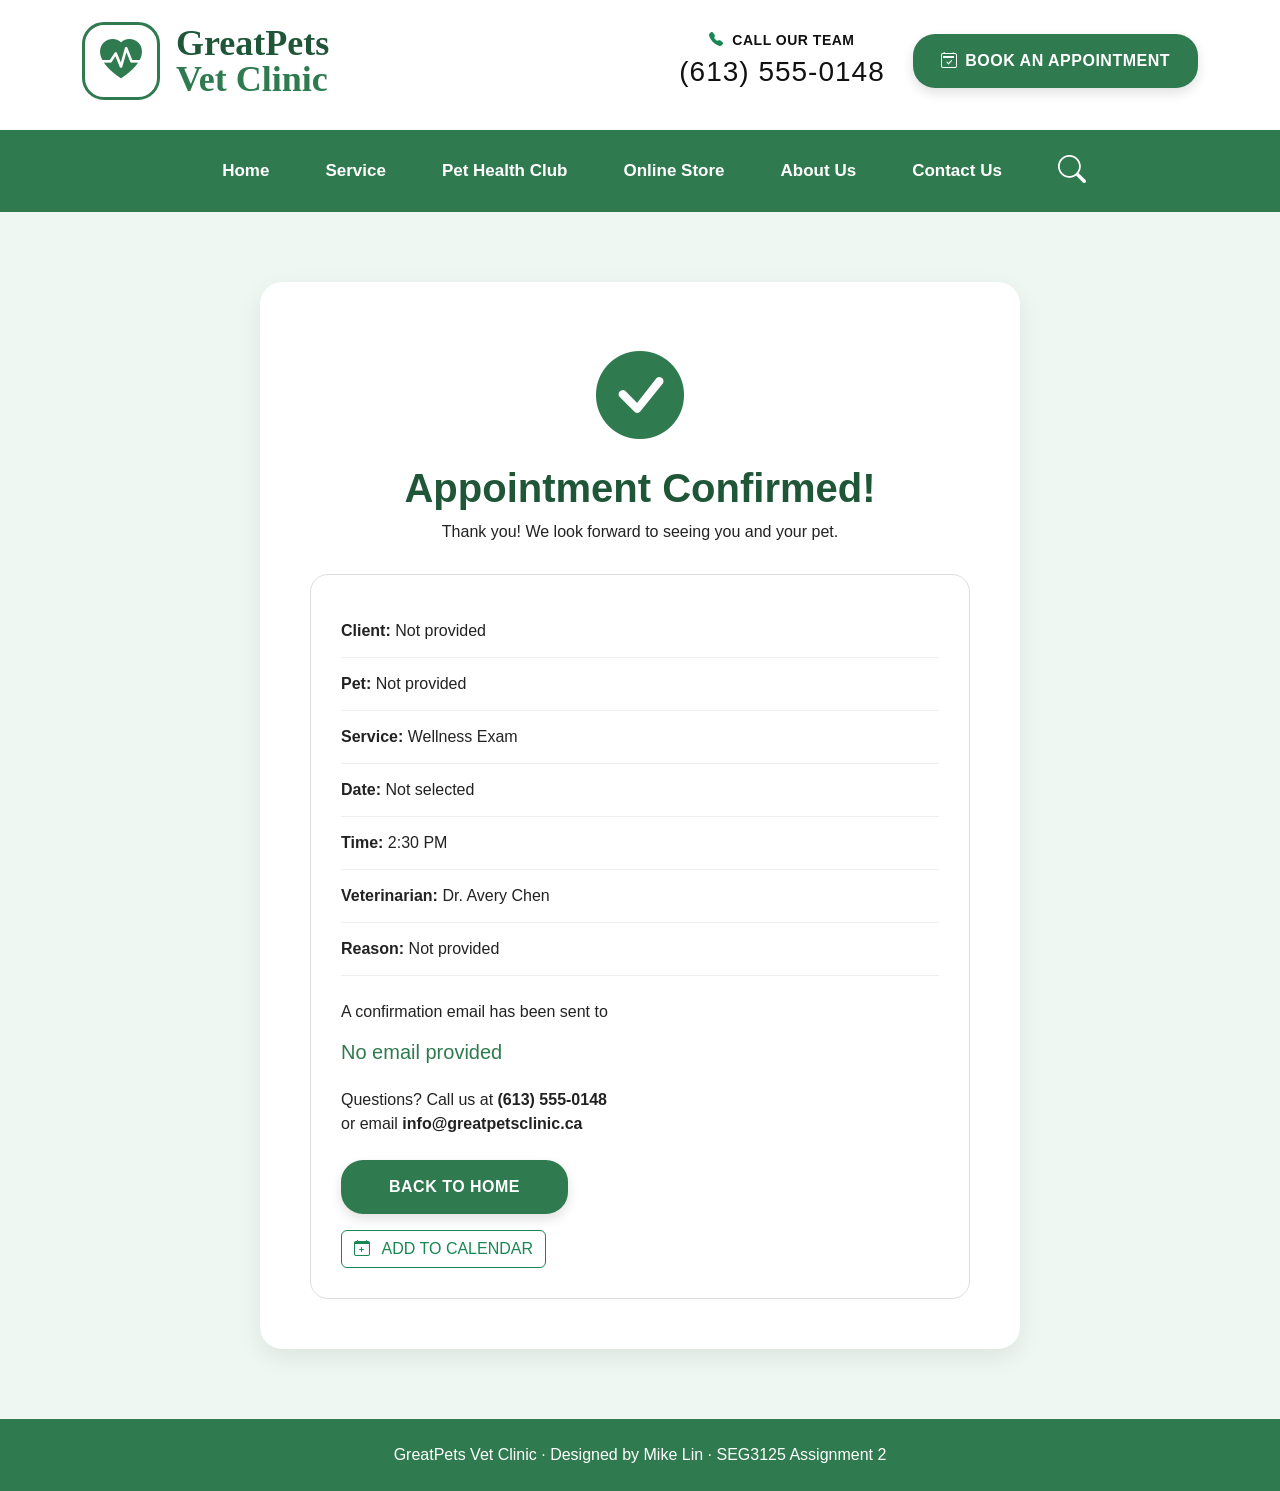
<file: A2/confirmation.html>
<!DOCTYPE html>
<html lang="en">
<head>
<meta charset="UTF-8">
<meta name="viewport" content="width=device-width, initial-scale=1">

<title>Appointment Confirmation - GreatPets Vet Clinic</title>

<link href="https://cdn.jsdelivr.net/npm/bootstrap@5.3.3/dist/css/bootstrap.min.css" rel="stylesheet">
<link href="https://cdn.jsdelivr.net/npm/bootstrap-icons@1.11.3/font/bootstrap-icons.css" rel="stylesheet">
 <style>
:root{
  --green:#2f7a4f;
  --green-dark:#1f5638;
  --brown:#2f7a4f;
  --cream:#faf8f3;
  --soft:#eef7f1;
  --text:#222;
}

    body{
      margin:0;
      background:var(--cream);
      color:var(--text);
      font-family:Arial, Helvetica, sans-serif;
    }

    .top-link-bar{
      background:#fff;
      font-size:14px;
      font-weight:700;
      padding:10px 0 0;
      text-align:right;
    }

    .top-link-bar a{
      color:var(--brown);
      text-decoration:none;
      margin-left:28px;
    }

    .top-link-bar a.emergency{
      color:red;
    }

    .main-header{
      background:white;
      padding:22px 0 30px;
    }

    .logo-mark{
      width:78px;
      height:78px;
      border:3px solid var(--green);
      border-radius:22px;
      display:flex;
      align-items:center;
      justify-content:center;
      color:var(--green);
      font-size:42px;
      margin-right:16px;
    }

    .logo-title{
      line-height:1;
      font-family:Georgia, serif;
      color:var(--green-dark);
      font-size:36px;
      font-weight:700;
    }

    .logo-title span{
      color:var(--brown);
      display:block;
    }

    .phone-block{
      text-align:center;
      color:#111;
      margin-right:28px;
    }

    .phone-block small{
      font-weight:800;
      display:block;
      letter-spacing:.5px;
    }

    .phone-block strong{
      font-size:28px;
      font-weight:500;
      letter-spacing:1px;
    }

    .btn-main{
      background:var(--green);
      color:white;
      border:none;
      border-radius:22px;
      padding:15px 28px;
      font-weight:800;
      letter-spacing:.5px;
      box-shadow:0 5px 12px rgba(0,0,0,.12);
    }

    .btn-main:hover{
      background:var(--green-dark);
      color:white;
    }

    .nav-row{
      background:var(--brown);
    }

    .nav-row .nav-link{
      color:white;
      font-size:17px;
      padding:20px 28px !important;
      font-weight:600;
    }

    .nav-row .nav-link:hover{
      background:rgba(255,255,255,.12);
      color:white;
    }

    .search-icon{
      color:white;
      font-size:28px;
      margin-left:28px;
    }

    .hero{
      min-height:520px;
      position:relative;
      display:flex;
      align-items:center;
      background:
        linear-gradient(90deg, rgba(0,0,0,.58), rgba(0,0,0,.25), rgba(0,0,0,.05)),
        url('https://images.unsplash.com/photo-1552053831-71594a27632d?auto=format&fit=crop&w=1800&q=80');
      background-size:cover;
      background-position:center;
    }

    .hero-content{
      max-width:560px;
      color:white;
    }

    .hero h1{
      font-size:44px;
      font-weight:800;
      line-height:1.15;
    }

    .hero p{
      font-size:24px;
      line-height:1.45;
      margin:22px 0;
    }

    .social-float{
      position:fixed;
      right:0;
      top:330px;
      z-index:20;
      display:flex;
      flex-direction:column;
      gap:12px;
    }

    .social-float a{
      width:58px;
      height:58px;
      background:var(--green);
      color:white;
      border-radius:18px 0 0 18px;
      display:flex;
      align-items:center;
      justify-content:center;
      font-size:22px;
      text-decoration:none;
    }

    .welcome{
      background:white;
      padding:50px 0 35px;
      text-align:center;
    }

    .welcome h2{
      color:var(--brown);
      font-weight:800;
      font-size:36px;
    }

    .underline{
      width:70px;
      height:4px;
      background:var(--brown);
      margin:20px auto;
      border-radius:999px;
    }

    .welcome p{
      max-width:850px;
      margin:0 auto;
      font-size:17px;
      line-height:1.7;
    }

    .service-section{
      background:white;
      padding:25px 0 65px;
    }

    .service-card{
      height:100%;
      background:#fff;
      border:1px solid #e4e4e4;
      border-radius:14px;
      padding:30px 22px;
      text-align:center;
      box-shadow:0 4px 16px rgba(0,0,0,.08);
      transition:.25s;
      cursor:pointer;
    }

    .service-card:hover,
    .service-card.active{
      transform:translateY(-5px);
      border-color:var(--green);
      box-shadow:0 8px 24px rgba(47,122,79,.20);
    }

    .circle-icon{
      width:78px;
      height:78px;
      border-radius:50%;
      background:var(--green);
      color:white;
      display:flex;
      align-items:center;
      justify-content:center;
      font-size:34px;
      margin:0 auto 20px;
    }

    .service-card h3{
      font-size:20px;
      font-weight:800;
    }

    .service-card p{
      color:#555;
      min-height:70px;
    }

    .learn-more{
      color:var(--green);
      font-weight:800;
    }

    .booking-section{
      background:var(--soft);
      padding:70px 0;
    }

    .summary-box{
      background:var(--brown);
      color:white;
      border-radius:22px;
      padding:35px;
      height:100%;
    }

    .booking-box{
      background:white;
      border-radius:22px;
      padding:35px;
      box-shadow:0 8px 24px rgba(0,0,0,.08);
    }

    .choice-btn,
    .time-btn{
      border:1px solid #ccc;
      background:white;
      border-radius:14px;
      padding:12px 16px;
      width:100%;
      transition:.2s;
    }

    .choice-btn.active,
    .time-btn.active{
      background:var(--green);
      color:white;
      border-color:var(--green);
      font-weight:700;
    }

    .time-btn{
      width:auto;
      border-radius:999px;
    }

    .confirm-box{
      display:none;
      background:var(--soft);
      border-left:5px solid var(--green);
      border-radius:14px;
      padding:18px;
      margin-top:20px;
    }

    .contact-strip{
      background:white;
      padding:35px 0;
      text-align:center;
      font-size:18px;
    }

    .contact-strip h3{
      color:var(--green);
      font-weight:800;
    }

    footer{
      background:var(--brown);
      color:white;
      text-align:center;
      padding:24px;
    }

    @media(max-width:768px){
      .top-link-bar{text-align:center;}
      .main-header{text-align:center;}
      .logo-wrap{justify-content:center;margin-bottom:20px;}
      .header-right{justify-content:center!important;}
      .phone-block{margin-right:0;margin-bottom:15px;}
      .hero{min-height:480px;}
      .hero h1{font-size:34px;}
      .hero p{font-size:19px;}
      .social-float{display:none;}
    }
  

:root{
  --green:#2f7a4f;
  --green-dark:#1f5638;
  --brown:#2f7a4f;
  --cream:#faf8f3;
  --soft:#eef7f1;
}

body{
  margin:0;
  background:var(--cream);
  font-family:Arial, Helvetica, sans-serif;
}


.main-header{
  background:white;
  padding:22px 0 30px;
}

.logo-mark{
  width:78px;
  height:78px;
  border:3px solid var(--green);
  border-radius:22px;
  display:flex;
  align-items:center;
  justify-content:center;
  color:var(--green);
  font-size:42px;
  margin-right:16px;
}

.logo-title{
  font-family:Georgia, serif;
  color:var(--green-dark);
  font-size:36px;
  font-weight:700;
}

.logo-title span{
  display:block;
}

.phone-block{
  text-align:center;
  margin-right:28px;
}

.phone-block strong{
  font-size:28px;
}

.btn-main{
  background:var(--green);
  color:white;
  border:none;
  border-radius:22px;
  padding:15px 28px;
  font-weight:700;
}

.nav-row{
  background:var(--brown);
}

.nav-row .nav-link{
  color:white;
  padding:20px 28px !important;
}

.search-icon{
  color:white;
  font-size:28px;
  margin-left:28px;
}

.confirmation-section{
  background:var(--soft);
  padding:70px 0;
}

.confirm-card{
  background:white;
  border-radius:22px;
  padding:50px;
  max-width:760px;
  margin:auto;
  text-align:center;
  box-shadow:0 8px 24px rgba(0,0,0,.08);
}

.check-icon{
  font-size:88px;
  color:var(--green);
}

.detail-box{
  text-align:left;
  margin-top:30px;
  background:#fff;
  border:1px solid #ddd;
  border-radius:18px;
  padding:30px;
}

.detail-row{
  padding:14px 0;
  border-bottom:1px solid #eee;
}

.detail-row:last-child{
  border-bottom:none;
}

footer{
  background:var(--brown);
  color:white;
  text-align:center;
  padding:24px;
}
</style>
</head>
<body>

 

  <header class="main-header">
    <div class="container">
      <div class="row align-items-center">
        <div class="col-lg-6 d-flex align-items-center logo-wrap">
          <div class="logo-mark"><i class="bi bi-heart-pulse-fill"></i></div>
          <div class="logo-title">GreatPets <span>Vet Clinic</span></div>
        </div>

        <div class="col-lg-6 d-flex justify-content-end align-items-center flex-wrap header-right">
          <div class="phone-block">
            <small><i class="bi bi-telephone-fill text-success me-1"></i> CALL OUR TEAM</small>
            <strong>(613) 555-0148</strong>
          </div>
         <!-- <button class="btn btn-main" onclick="scrollToSection('booking')">
            <i class="bi bi-calendar2-check me-2"></i>BOOK AN APPOINTMENT
          </button> -->
		  
		  <a href="booking.html" class="btn btn-main">
          <i class="bi bi-calendar2-check me-2"></i>BOOK AN APPOINTMENT
          </a>

        </div>
      </div>
    </div>
  </header>
  
   <nav class="navbar navbar-expand-lg nav-row sticky-top">
    <div class="container">
      <button class="navbar-toggler bg-light" type="button" data-bs-toggle="collapse" data-bs-target="#navMenu">
        <span class="navbar-toggler-icon"></span>
      </button>

      <div class="collapse navbar-collapse justify-content-center" id="navMenu">
        <ul class="navbar-nav align-items-lg-center">
          <li class="nav-item"><a class="nav-link" href="index.html#top">Home<!--<i class="bi bi-chevron-down small ms-1"></i>--></a></li>
          <li class="nav-item"><a class="nav-link" href="index.html#services">Service <!--<i class="bi bi-chevron-down small ms-1"></i>--></a></li>
          <li class="nav-item"><a class="nav-link" href="#booking">Pet Health Club</a></li>
          <li class="nav-item"><a class="nav-link" href="#prices">Online Store</a></li>
          <li class="nav-item"><a class="nav-link" href="index.html#services">About Us</a></li>
          <li class="nav-item"><a class="nav-link" href="contact.html">Contact Us</a></li>
        </ul>
        <i class="bi bi-search search-icon d-none d-lg-block"></i>
      </div>
    </div>
  </nav>

<!-- CONFIRMATION SECTION -->
<section class="confirmation-section">
  <div class="container">

    <div class="confirm-card">

      <div class="check-icon">
        <i class="bi bi-check-circle-fill"></i>
      </div>

      <h1 style="color:var(--green-dark); font-weight:800;">
        Appointment Confirmed!
      </h1>

      <p>
        Thank you! We look forward to seeing you and your pet.
      </p>

      <div class="detail-box">

   
		
		
		<div class="detail-row">
  <strong>Client:</strong> <span id="confirmClient"></span>
</div>

<div class="detail-row">
  <strong>Pet:</strong> <span id="confirmPet"></span>
</div>

<div class="detail-row">
  <strong>Service:</strong> <span id="confirmService"></span>
</div>

<div class="detail-row">
  <strong>Date:</strong> <span id="confirmDate"></span>
</div>

<div class="detail-row">
  <strong>Time:</strong> <span id="confirmTime"></span>
</div>

<div class="detail-row">
  <strong>Veterinarian:</strong> <span id="confirmVet"></span>
</div>

<div class="detail-row">
  <strong>Reason:</strong> <span id="confirmReason"></span>
</div>
		
<p class="mt-4">
  A confirmation email has been sent to
</p>

<h5 style="color:var(--green);" id="confirmEmail"></h5>

<!-- ADD HERE -->
<p class="mt-4">
  Questions? Call us at <strong>(613) 555-0148</strong><br>
  or email <strong>info@greatpetsclinic.ca</strong>
</p>

<div class="mt-4">
  <a href="index.html" class="btn btn-main px-5">
    BACK TO HOME
  </a>
</div>

      <div class="mt-3">
        <button class="btn btn-outline-success">
          <i class="bi bi-calendar-plus me-2"></i>
          ADD TO CALENDAR
        </button>
      </div>

    </div>
  </div>
</section>

 <footer>
    GreatPets Vet Clinic · Designed by Mike Lin · SEG3125 Assignment 2
  </footer>
  
<script>
document.getElementById("confirmClient").innerText =
  localStorage.getItem("clientName") || "Not provided";

document.getElementById("confirmPet").innerText =
  localStorage.getItem("petName") || "Not provided";

document.getElementById("confirmService").innerText =
  localStorage.getItem("service") || "Wellness Exam";

document.getElementById("confirmDate").innerText =
  localStorage.getItem("date") || "Not selected";

document.getElementById("confirmTime").innerText =
  localStorage.getItem("time") || "2:30 PM";

document.getElementById("confirmVet").innerText =
  localStorage.getItem("vet") || "Dr. Avery Chen";

document.getElementById("confirmReason").innerText =
  localStorage.getItem("reason") || "Not provided";

document.getElementById("confirmEmail").innerText =
  localStorage.getItem("email") || "No email provided";
</script>
</body>
</html>
</file>
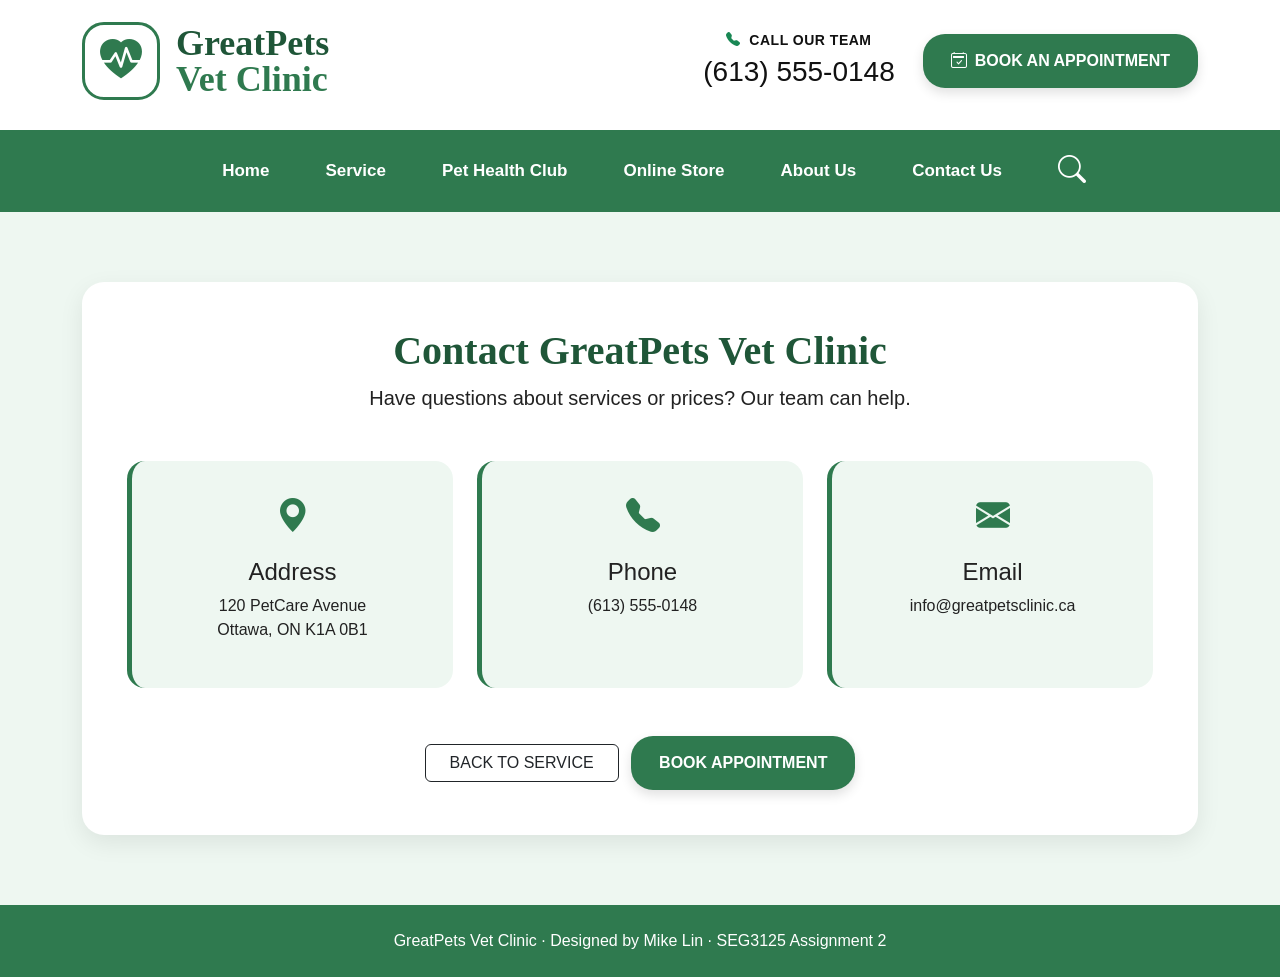
<file: A2/contact.html>
<!DOCTYPE html>
<html lang="en">
<head>
<meta charset="UTF-8">
<meta name="viewport" content="width=device-width, initial-scale=1">
<title>Contact GreatPets Vet Clinic</title>

<link href="https://cdn.jsdelivr.net/npm/bootstrap@5.3.3/dist/css/bootstrap.min.css" rel="stylesheet">
<link href="https://cdn.jsdelivr.net/npm/bootstrap-icons@1.11.3/font/bootstrap-icons.css" rel="stylesheet">

<style>
:root{
  --green:#2f7a4f;
  --green-dark:#1f5638;
  --brown:#2f7a4f;
  --cream:#faf8f3;
  --soft:#eef7f1;
  --text:#222;
}

body{
  margin:0;
  background:var(--cream);
  color:var(--text);
  font-family:Arial, Helvetica, sans-serif;
}

.main-header{
  background:white;
  padding:22px 0 30px;
}

.logo-mark{
  width:78px;
  height:78px;
  border:3px solid var(--green);
  border-radius:22px;
  display:flex;
  align-items:center;
  justify-content:center;
  color:var(--green);
  font-size:42px;
  margin-right:16px;
}

.logo-title{
  line-height:1;
  font-family:Georgia, serif;
  color:var(--green-dark);
  font-size:36px;
  font-weight:700;
}

.logo-title span{
  color:var(--green);
  display:block;
}

.logo-wrap a{
  text-decoration:none;
  color:inherit;
}

.phone-block{
  text-align:center;
  color:#111;
  margin-right:28px;
}

.phone-block small{
  font-weight:800;
  display:block;
  letter-spacing:.5px;
}

.phone-block strong{
  font-size:28px;
  font-weight:500;
}

.btn-main{
  background:var(--green);
  color:white;
  border:none;
  border-radius:22px;
  padding:15px 28px;
  font-weight:800;
  box-shadow:0 5px 12px rgba(0,0,0,.12);
  text-decoration:none;
}

.btn-main:hover{
  background:var(--green-dark);
  color:white;
}

.nav-row{
  background:var(--green);
}

.nav-row .nav-link{
  color:white;
  font-size:17px;
  padding:20px 28px !important;
  font-weight:600;
}

.nav-row .nav-link:hover{
  background:rgba(255,255,255,.12);
  color:white;
}

.search-icon{
  color:white;
  font-size:28px;
  margin-left:28px;
}

.contact-section{
  background:var(--soft);
  padding:70px 0;
}

.contact-card{
  background:white;
  border-radius:22px;
  padding:45px;
  box-shadow:0 8px 24px rgba(0,0,0,.08);
  text-align:center;
}

.contact-card h1{
  color:var(--green-dark);
  font-family:Georgia, serif;
  font-weight:800;
}

.info-box{
  background:var(--soft);
  border-radius:18px;
  padding:30px;
  height:100%;
  border-left:5px solid var(--green);
}

.info-box i{
  color:var(--green);
  font-size:34px;
}

footer{
  background:var(--green);
  color:white;
  text-align:center;
  padding:24px;
}
</style>
</head>

<body>

<header class="main-header">
  <div class="container">
    <div class="row align-items-center">

      <div class="col-lg-6 d-flex align-items-center logo-wrap">
        <a href="index.html" class="d-flex align-items-center">
          <div class="logo-mark">
            <i class="bi bi-heart-pulse-fill"></i>
          </div>
          <div class="logo-title">
            GreatPets <span>Vet Clinic</span>
          </div>
        </a>
      </div>

      <div class="col-lg-6 d-flex justify-content-end align-items-center flex-wrap">
        <div class="phone-block">
          <small><i class="bi bi-telephone-fill text-success me-1"></i> CALL OUR TEAM</small>
          <strong>(613) 555-0148</strong>
        </div>

        <a href="booking.html" class="btn btn-main">
          <i class="bi bi-calendar2-check me-2"></i>BOOK AN APPOINTMENT
        </a>
      </div>

    </div>
  </div>
</header>

<nav class="navbar navbar-expand-lg nav-row sticky-top">
  <div class="container">
    <button class="navbar-toggler bg-light" type="button" data-bs-toggle="collapse" data-bs-target="#navMenu">
      <span class="navbar-toggler-icon"></span>
    </button>

 <div class="collapse navbar-collapse justify-content-center" id="navMenu">
        <ul class="navbar-nav align-items-lg-center">
          <li class="nav-item"><a class="nav-link" href="index.html#top">Home<!--<i class="bi bi-chevron-down small ms-1"></i>--></a></li>
          <li class="nav-item"><a class="nav-link" href="index.html#services">Service <!--<i class="bi bi-chevron-down small ms-1"></i>--></a></li>
          <li class="nav-item"><a class="nav-link" href="#booking">Pet Health Club</a></li>
          <li class="nav-item"><a class="nav-link" href="#prices">Online Store</a></li>
          <li class="nav-item"><a class="nav-link" href="index.html#services">About Us</a></li>
          <li class="nav-item"><a class="nav-link" href="contact.html">Contact Us</a></li>
        </ul>
        <i class="bi bi-search search-icon d-none d-lg-block"></i>
      </div>
  </div>
</nav>

<section class="contact-section">
  <div class="container">
    <div class="contact-card">

      <h1>Contact GreatPets Vet Clinic</h1>
      <p class="lead mb-5">Have questions about services or prices? Our team can help.</p>

      <div class="row g-4">

        <div class="col-md-4">
          <div class="info-box">
            <i class="bi bi-geo-alt-fill"></i>
            <h4 class="mt-3">Address</h4>
            <p>120 PetCare Avenue<br>Ottawa, ON K1A 0B1</p>
          </div>
        </div>

        <div class="col-md-4">
          <div class="info-box">
            <i class="bi bi-telephone-fill"></i>
            <h4 class="mt-3">Phone</h4>
            <p>(613) 555-0148</p>
          </div>
        </div>

        <div class="col-md-4">
          <div class="info-box">
            <i class="bi bi-envelope-fill"></i>
            <h4 class="mt-3">Email</h4>
            <p>info@greatpetsclinic.ca</p>
          </div>
        </div>

      </div>

      <div class="mt-5">
        <a href="detail.html" class="btn btn-outline-dark px-4 me-2">BACK TO SERVICE</a>
        <a href="booking.html" class="btn btn-main">BOOK APPOINTMENT</a>
      </div>

    </div>
  </div>
</section>

<footer>
  GreatPets Vet Clinic · Designed by Mike Lin · SEG3125 Assignment 2
</footer>

<script src="https://cdn.jsdelivr.net/npm/bootstrap@5.3.3/dist/js/bootstrap.bundle.min.js"></script>

</body>
</html>
</file>
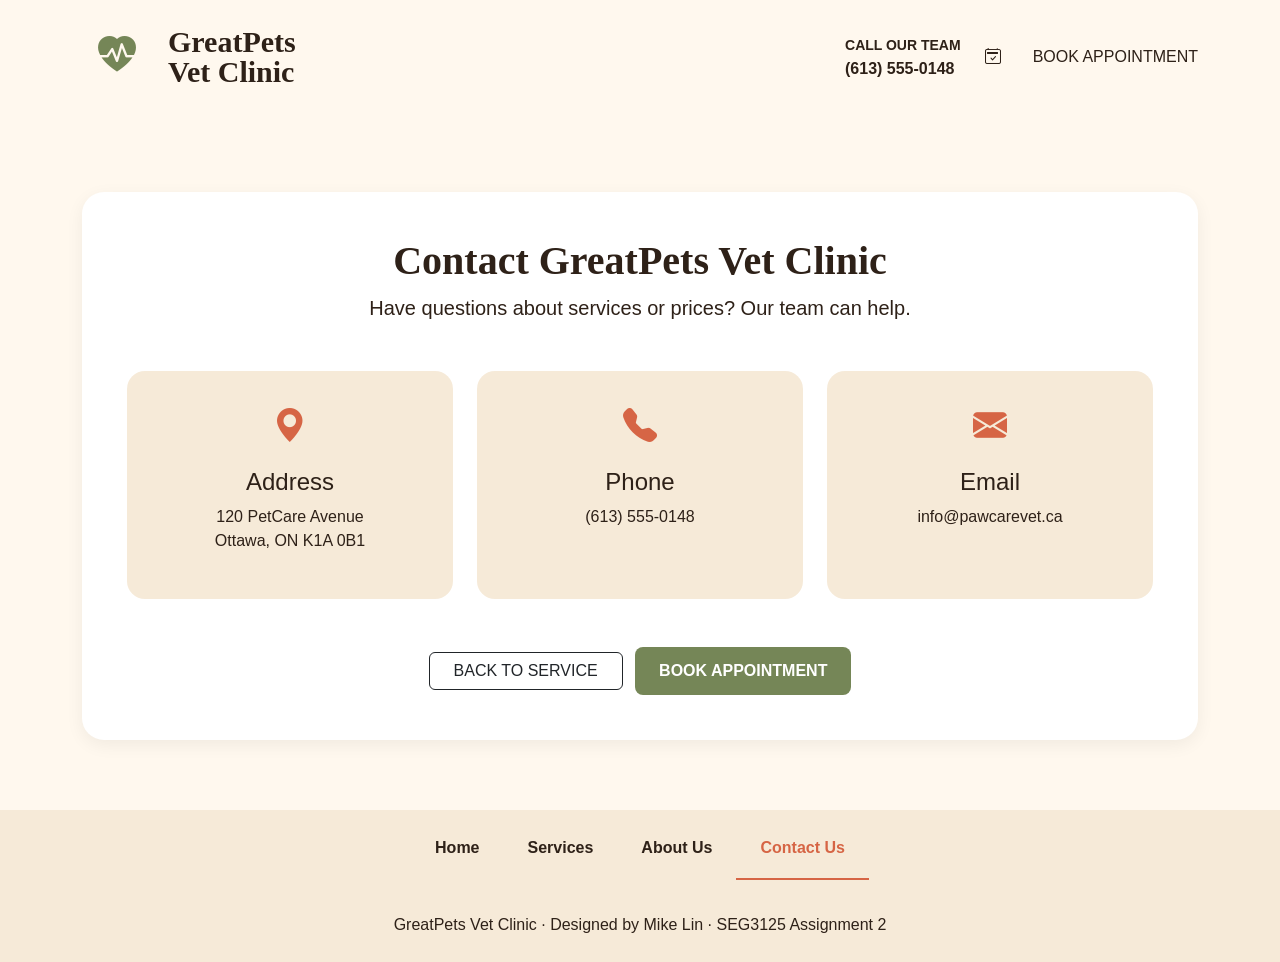
<file: A2/contact2.html>
<!DOCTYPE html>
<html lang="en">
<head>
<meta charset="UTF-8">
<meta name="viewport" content="width=device-width, initial-scale=1">
<title>Contact Paw & Care</title>

<link href="https://cdn.jsdelivr.net/npm/bootstrap@5.3.3/dist/css/bootstrap.min.css" rel="stylesheet">
<link href="https://cdn.jsdelivr.net/npm/bootstrap-icons@1.11.3/font/bootstrap-icons.css" rel="stylesheet">

<style>
:root{
  --primary:#D66545;
  --secondary:#758657;
  --cream:#FFF8EE;
  --soft:#F6EAD8;
  --dark:#2E2118;
}

body{
  margin:0;
  background:var(--cream);
  color:var(--dark);
  font-family:Arial, Helvetica, sans-serif;
}

.main-header{
  background:var(--cream);
  padding:22px 0 30px;
}

.logo-mark{
  width:70px;
  height:70px;
  display:flex;
  align-items:center;
  justify-content:center;
  color:var(--secondary);
  font-size:38px;
  margin-right:16px;
}

.logo-title{
  font-family:Georgia, serif;
  font-size:30px;
  font-weight:700;
  line-height:1;
}

.logo-title span{
  display:block;
}

.logo-wrap a{
  color:inherit;
  text-decoration:none;
}

.btn-main{
  background:var(--secondary);
  color:white;
  border:none;
  border-radius:8px;
  padding:12px 24px;
  font-weight:800;
}

.nav-row{
  background:var(--soft);
}

.nav-row .nav-link{
  color:var(--dark);
  padding:18px 24px !important;
  font-weight:600;
}

.nav-row .nav-link.active{
  color:var(--primary);
  border-bottom:2px solid var(--primary);
}

.contact-section{
  padding:70px 0;
}

.contact-card{
  background:white;
  border-radius:22px;
  padding:45px;
  box-shadow:0 5px 18px rgba(0,0,0,.06);
  text-align:center;
}

.info-box{
  background:var(--soft);
  border-radius:18px;
  padding:30px;
  height:100%;
}

.info-box i{
  color:var(--primary);
  font-size:34px;
}

footer{
  background:var(--soft);
  text-align:center;
  padding:25px;
}
</style>
</head>

<body>

<header class="main-header">
  <div class="container">
    <div class="row align-items-center">
      <div class="col-lg-6 d-flex align-items-center logo-wrap">
        <a href="index2.html" class="d-flex align-items-center">
         <div class="logo-mark"><i class="bi bi-heart-pulse-fill"></i></div>
          <div class="logo-title">GreatPets <span>Vet Clinic</span></div>
        </a>
      </div>

       <div class="col-lg-6 d-flex justify-content-end align-items-center gap-4">
        <div>
          <small class="fw-bold">CALL OUR TEAM</small><br>
          <strong>(613) 555-0148</strong>
        </div>
       
          <i class="bi bi-calendar2-check me-2"></i>BOOK APPOINTMENT
        
      </div>
    </div>
  </div>
</header>



<section class="contact-section">
  <div class="container">
    <div class="contact-card">

      <h1 style="font-family:Georgia,serif;font-weight:800;">Contact GreatPets Vet Clinic</h1>
      <p class="lead mb-5">Have questions about services or prices? Our team can help.</p>

      <div class="row g-4">

        <div class="col-md-4">
          <div class="info-box">
            <i class="bi bi-geo-alt-fill"></i>
            <h4 class="mt-3">Address</h4>
            <p>120 PetCare Avenue<br>Ottawa, ON K1A 0B1</p>
          </div>
        </div>

        <div class="col-md-4">
          <div class="info-box">
            <i class="bi bi-telephone-fill"></i>
            <h4 class="mt-3">Phone</h4>
            <p>(613) 555-0148</p>
          </div>
        </div>

        <div class="col-md-4">
          <div class="info-box">
            <i class="bi bi-envelope-fill"></i>
            <h4 class="mt-3">Email</h4>
            <p>info@pawcarevet.ca</p>
          </div>
        </div>

      </div>

      <div class="mt-5">
        <a href="detail2.html" class="btn btn-outline-dark px-4 me-2">BACK TO SERVICE</a>
        <a href="#" class="btn btn-main">BOOK APPOINTMENT</a>
      </div>

    </div>
  </div>
</section>
<nav class="navbar navbar-expand-lg nav-row">
  <div class="container justify-content-center">
    <ul class="navbar-nav">
      <li class="nav-item"><a class="nav-link" href="index2.html">Home</a></li>
      <li class="nav-item"><a class="nav-link" href="detail.html">Services</a></li>
	  <li class="nav-item"><a class="nav-link" href="index2.html">About Us</a></li>
      <li class="nav-item"><a class="nav-link active" href="contact.html">Contact Us</a></li>
    </ul>
  </div>
</nav>
<footer>
  GreatPets Vet Clinic · Designed by Mike Lin · SEG3125 Assignment 2
</footer>

</body>
</html>
</file>
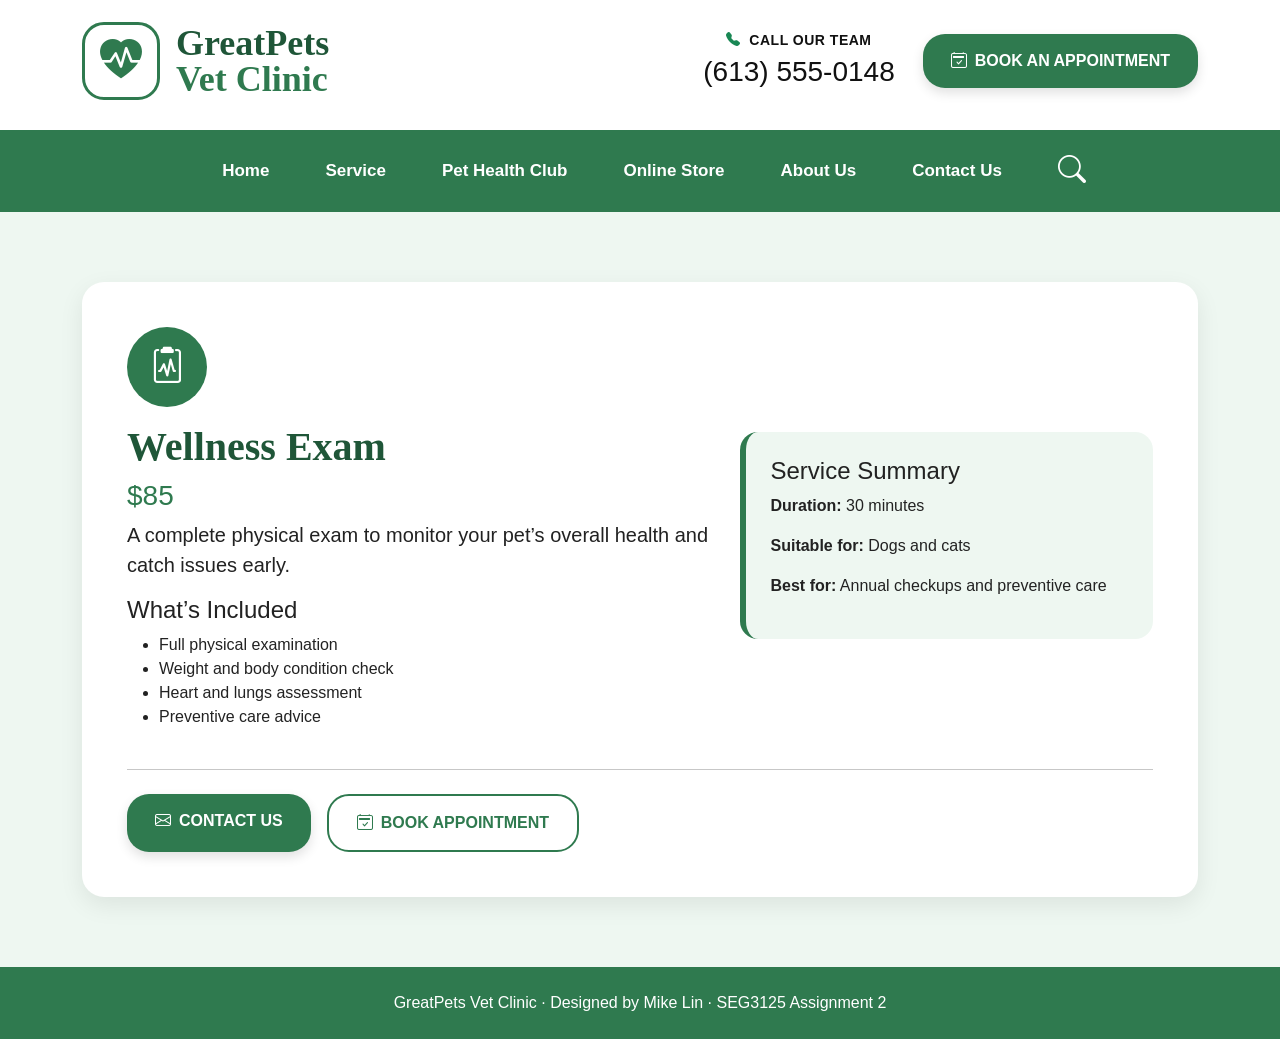
<file: A2/detail.html>
<!DOCTYPE html>
<html lang="en">
<head>
<meta charset="UTF-8">
<meta name="viewport" content="width=device-width, initial-scale=1">
<title>Wellness Exam Detail</title>

<link href="https://cdn.jsdelivr.net/npm/bootstrap@5.3.3/dist/css/bootstrap.min.css" rel="stylesheet">
<link href="https://cdn.jsdelivr.net/npm/bootstrap-icons@1.11.3/font/bootstrap-icons.css" rel="stylesheet">

<style>
:root{
  --green:#2f7a4f;
  --green-dark:#1f5638;
  --brown:#2f7a4f;
  --cream:#faf8f3;
  --soft:#eef7f1;
  --text:#222;
}

body{
  margin:0;
  background:var(--cream);
  color:var(--text);
  font-family:Arial, Helvetica, sans-serif;
}

.main-header{
  background:white;
  padding:22px 0 30px;
}

.logo-mark{
  width:78px;
  height:78px;
  border:3px solid var(--green);
  border-radius:22px;
  display:flex;
  align-items:center;
  justify-content:center;
  color:var(--green);
  font-size:42px;
  margin-right:16px;
}

.logo-title{
  line-height:1;
  font-family:Georgia, serif;
  color:var(--green-dark);
  font-size:36px;
  font-weight:700;
}

.logo-title span{
  color:var(--green);
  display:block;
}

.logo-wrap a{
  text-decoration:none;
  color:inherit;
}

.phone-block{
  text-align:center;
  color:#111;
  margin-right:28px;
}

.phone-block small{
  font-weight:800;
  display:block;
  letter-spacing:.5px;
}

.phone-block strong{
  font-size:28px;
  font-weight:500;
}

.btn-main{
  background:var(--green);
  color:white;
  border:none;
  border-radius:22px;
  padding:15px 28px;
  font-weight:800;
  box-shadow:0 5px 12px rgba(0,0,0,.12);
  text-decoration:none;
}

.btn-main:hover{
  background:var(--green-dark);
  color:white;
}

.btn-outline-main{
  border:2px solid var(--green);
  color:var(--green);
  border-radius:22px;
  padding:15px 28px;
  font-weight:800;
  text-decoration:none;
}

.nav-row{
  background:var(--green);
}

.nav-row .nav-link{
  color:white;
  font-size:17px;
  padding:20px 28px !important;
  font-weight:600;
}

.nav-row .nav-link:hover{
  background:rgba(255,255,255,.12);
  color:white;
}

.search-icon{
  color:white;
  font-size:28px;
  margin-left:28px;
}

.detail-section{
  background:var(--soft);
  padding:70px 0;
}

.detail-card{
  background:white;
  border-radius:22px;
  padding:45px;
  box-shadow:0 8px 24px rgba(0,0,0,.08);
}

.detail-card h1{
  font-family:Georgia, serif;
  font-weight:800;
  color:var(--green-dark);
}

.summary-box{
  background:var(--soft);
  border-left:6px solid var(--green);
  border-radius:18px;
  padding:25px;
}

.icon-circle{
  width:80px;
  height:80px;
  background:var(--green);
  color:white;
  border-radius:50%;
  display:flex;
  align-items:center;
  justify-content:center;
  font-size:36px;
}

footer{
  background:var(--green);
  color:white;
  text-align:center;
  padding:24px;
}
</style>
</head>

<body>

<header class="main-header">
  <div class="container">
    <div class="row align-items-center">

      <div class="col-lg-6 d-flex align-items-center logo-wrap">
        <a href="index.html" class="d-flex align-items-center">
          <div class="logo-mark">
            <i class="bi bi-heart-pulse-fill"></i>
          </div>
          <div class="logo-title">
            GreatPets <span>Vet Clinic</span>
          </div>
        </a>
      </div>

      <div class="col-lg-6 d-flex justify-content-end align-items-center flex-wrap">
        <div class="phone-block">
          <small><i class="bi bi-telephone-fill text-success me-1"></i> CALL OUR TEAM</small>
          <strong>(613) 555-0148</strong>
        </div>

        <a href="booking.html" class="btn btn-main">
          <i class="bi bi-calendar2-check me-2"></i>BOOK AN APPOINTMENT
        </a>
      </div>

    </div>
  </div>
</header>

<nav class="navbar navbar-expand-lg nav-row sticky-top">
  <div class="container">
    <button class="navbar-toggler bg-light" type="button" data-bs-toggle="collapse" data-bs-target="#navMenu">
      <span class="navbar-toggler-icon"></span>
    </button>

  <div class="collapse navbar-collapse justify-content-center" id="navMenu">
        <ul class="navbar-nav align-items-lg-center">
          <li class="nav-item"><a class="nav-link" href="index.html#top">Home<!--<i class="bi bi-chevron-down small ms-1"></i>--></a></li>
          <li class="nav-item"><a class="nav-link" href="index.html#services">Service <!--<i class="bi bi-chevron-down small ms-1"></i>--></a></li>
          <li class="nav-item"><a class="nav-link" href="#booking">Pet Health Club</a></li>
          <li class="nav-item"><a class="nav-link" href="#prices">Online Store</a></li>
          <li class="nav-item"><a class="nav-link" href="index.html#services">About Us</a></li>
          <li class="nav-item"><a class="nav-link" href="contact.html">Contact Us</a></li>
        </ul>
        <i class="bi bi-search search-icon d-none d-lg-block"></i>
      </div>
  </div>
</nav>

<section class="detail-section">
  <div class="container">
    <div class="detail-card">

      <div class="row g-4 align-items-center">

        <div class="col-lg-7">
          <div class="icon-circle mb-3">
            <i class="bi bi-clipboard2-pulse"></i>
          </div>

         <h1 id="serviceTitle">Wellness Exam</h1>
         <h3 id="servicePrice" style="color:var(--green);">$85</h3>
          <p id="serviceDescription" class="lead"></p>

          <h4>What’s Included</h4>
          <!--<ul>
            <li>Full physical examination</li>
            <li>Weight and body condition check</li>
            <li>Heart and lungs assessment</li>
            <li>Preventive care advice</li>
          </ul>-->
		  <ul id="serviceIncluded"></ul>
        </div>

        <div class="col-lg-5">
         <div class="summary-box">
		  <h4>Service Summary</h4>
		  <p><strong>Duration:</strong> <span id="serviceDuration"></span></p>
		  <p><strong>Suitable for:</strong> <span id="serviceSuitable"></span></p>
		  <p><strong>Best for:</strong> <span id="serviceBest"></span></p>
		</div>
        </div>

      </div>

      <hr class="my-4">

      <div class="d-flex gap-3 flex-wrap">
        <a href="contact.html" class="btn btn-main">
          <i class="bi bi-envelope me-2"></i>CONTACT US
        </a>

        <a href="booking.html" class="btn-outline-main">
          <i class="bi bi-calendar2-check me-2"></i>BOOK APPOINTMENT
        </a>
      </div>

    </div>
  </div>
</section>

<footer>
  GreatPets Vet Clinic · Designed by Mike Lin · SEG3125 Assignment 2
</footer>

<script src="https://cdn.jsdelivr.net/npm/bootstrap@5.3.3/dist/js/bootstrap.bundle.min.js"></script>
<script>
const services = {
  wellness: {
    title: "Wellness Exam",
    price: "$85",
    description: "A complete physical exam to monitor your pet’s overall health and catch issues early.",
    icon: "bi-clipboard2-pulse",
    duration: "30 minutes",
    suitable: "Dogs and cats",
    best: "Annual checkups and preventive care",
    included: [
      "Full physical examination",
      "Weight and body condition check",
      "Heart and lungs assessment",
      "Preventive care advice"
    ]
  },
  vaccination: {
    title: "Vaccination Visit",
    price: "$60",
    description: "A vaccination visit helps protect your pet with core vaccines and booster recommendations.",
    icon: "bi-shield-plus",
    duration: "20 minutes",
    suitable: "Dogs and cats",
    best: "Keeping vaccines up to date",
    included: [
      "Core vaccine update",
      "Booster recommendations",
      "Quick wellness assessment",
      "Vaccination record review"
    ]
  },
  claw: {
    title: "Claw Trim",
    price: "$35",
    description: "A gentle claw-trim service to keep your pet comfortable and prevent overgrown nails.",
    icon: "bi-scissors",
    duration: "15 minutes",
    suitable: "Dogs and cats",
    best: "Pets with long or uncomfortable nails",
    included: [
      "Gentle nail trimming",
      "Paw comfort check",
      "Advice for nail maintenance",
      "Low-stress handling"
    ]
  },
  dental: {
    title: "Dental Care",
    price: "$120",
    description: "Dental care supports healthier teeth and gums through a professional oral health check.",
    icon: "bi-heart-pulse",
    duration: "45 minutes",
    suitable: "Dogs and cats",
    best: "Pets needing oral health support",
    included: [
      "Oral health check",
      "Teeth and gum assessment",
      "Dental care recommendations",
      "Preventive advice"
    ]
  }
};

const params = new URLSearchParams(window.location.search);
const serviceKey = params.get("service") || "wellness";
const service = services[serviceKey] || services.wellness;

document.title = service.title + " Detail";

document.getElementById("serviceTitle").innerText = service.title;
document.getElementById("servicePrice").innerText = service.price;
document.getElementById("serviceDescription").innerText = service.description;
document.getElementById("serviceDuration").innerText = service.duration;
document.getElementById("serviceSuitable").innerText = service.suitable;
document.getElementById("serviceBest").innerText = service.best;

const icon = document.querySelector(".icon-circle i");
icon.className = "bi " + service.icon;

document.getElementById("serviceIncluded").innerHTML =
  service.included.map(item => `<li>${item}</li>`).join("");
</script>
</body>
</html>
</file>
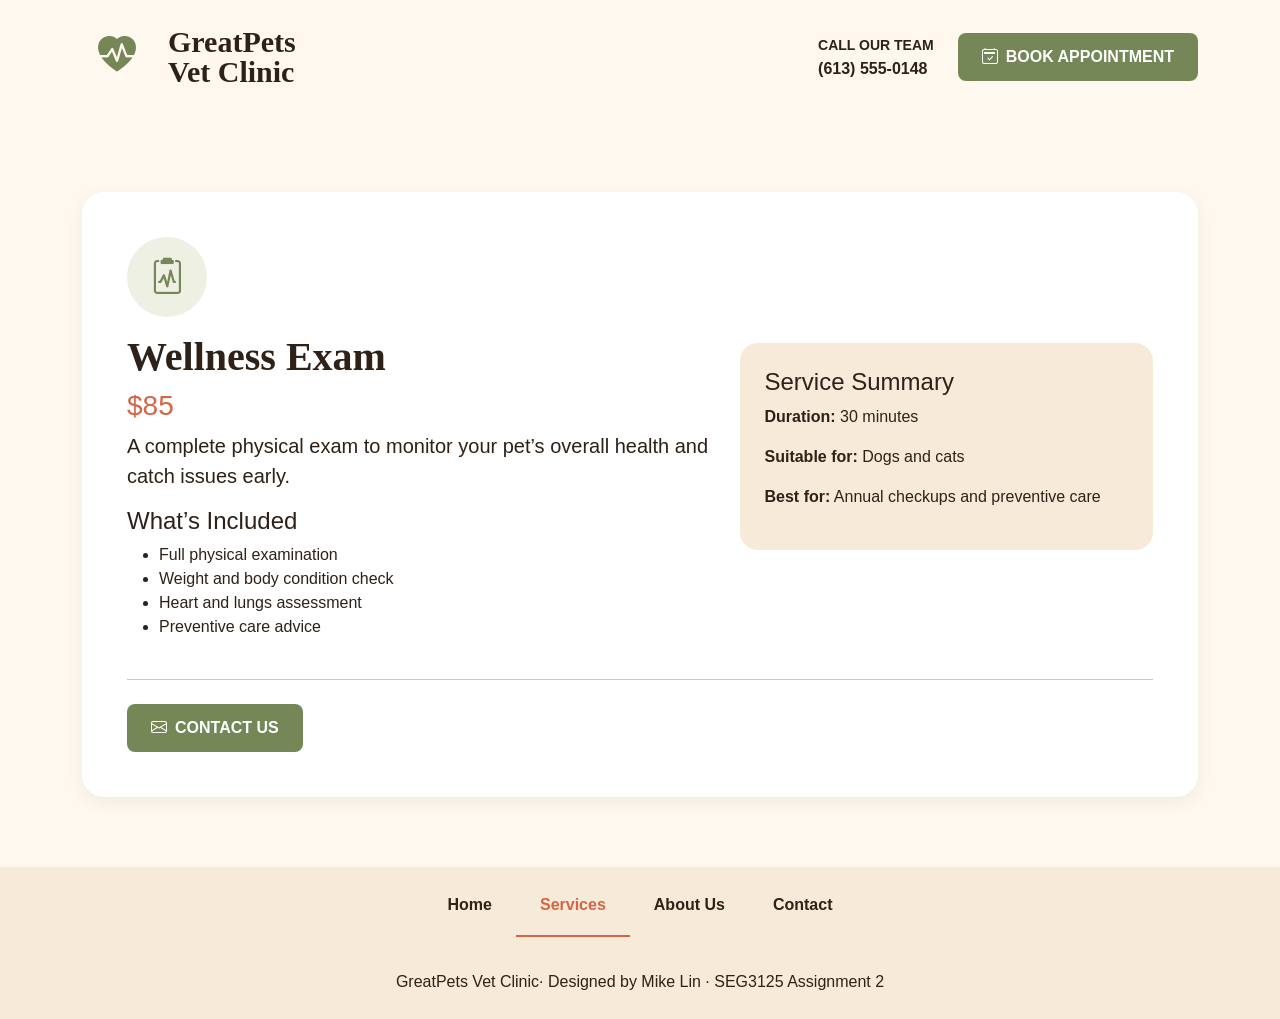
<file: A2/detail2.html>
<!DOCTYPE html>
<html lang="en">
<head>
<meta charset="UTF-8">
<meta name="viewport" content="width=device-width, initial-scale=1">
<title>Wellness Exam Detail</title>

<link href="https://cdn.jsdelivr.net/npm/bootstrap@5.3.3/dist/css/bootstrap.min.css" rel="stylesheet">
<link href="https://cdn.jsdelivr.net/npm/bootstrap-icons@1.11.3/font/bootstrap-icons.css" rel="stylesheet">

<style>
:root{
  --primary:#D66545;
  --secondary:#758657;
  --cream:#FFF8EE;
  --soft:#F6EAD8;
  --dark:#2E2118;
}

body{
  margin:0;
  background:var(--cream);
  color:var(--dark);
  font-family:Arial, Helvetica, sans-serif;
}

.main-header{
  background:var(--cream);
  padding:22px 0 30px;
}

.logo-mark{
  width:70px;
  height:70px;
  display:flex;
  align-items:center;
  justify-content:center;
  color:var(--secondary);
  font-size:38px;
  margin-right:16px;
}

.logo-title{
  font-family:Georgia, serif;
  font-size:30px;
  font-weight:700;
  line-height:1;
}

.logo-title span{
  display:block;
}

.logo-wrap a{
  color:inherit;
  text-decoration:none;
}

.btn-main{
  background:var(--secondary);
  color:white;
  border:none;
  border-radius:8px;
  padding:12px 24px;
  font-weight:800;
}

.btn-main:hover{
  background:var(--primary);
  color:white;
}

.btn-outline-main{
  border:2px solid var(--primary);
  color:var(--primary);
  border-radius:8px;
  padding:12px 24px;
  font-weight:800;
  text-decoration:none;
}

.nav-row{
  background:var(--soft);
}

.nav-row .nav-link{
  color:var(--dark);
  padding:18px 24px !important;
  font-weight:600;
}

.nav-row .nav-link.active{
  color:var(--primary);
  border-bottom:2px solid var(--primary);
}

.detail-section{
  padding:70px 0;
}

.detail-card{
  background:white;
  border-radius:22px;
  padding:45px;
  box-shadow:0 5px 18px rgba(0,0,0,.06);
}

.detail-card h1{
  font-family:Georgia, serif;
  font-weight:800;
}

.summary-box{
  background:var(--soft);
  border-radius:18px;
  padding:25px;
}

.icon-circle{
  width:80px;
  height:80px;
  background:#EEF0E3;
  color:var(--secondary);
  border-radius:50%;
  display:flex;
  align-items:center;
  justify-content:center;
  font-size:36px;
}

footer{
  background:var(--soft);
  text-align:center;
  padding:25px;
}
</style>
</head>

<body>

<header class="main-header">
  <div class="container">
    <div class="row align-items-center">
      <div class="col-lg-6 d-flex align-items-center logo-wrap">
        <a href="index2.html" class="d-flex align-items-center">
           <div class="logo-mark"><i class="bi bi-heart-pulse-fill"></i></div>
          <div class="logo-title">GreatPets <span>Vet Clinic</span></div>
        </a>
      </div>

       <div class="col-lg-6 d-flex justify-content-end align-items-center gap-4">
        <div>
          <small class="fw-bold">CALL OUR TEAM</small><br>
          <strong>(613) 555-0148</strong>
        </div>
        <a href="booking.html" class="btn btn-main">
          <i class="bi bi-calendar2-check me-2"></i>BOOK APPOINTMENT
        </a>
      </div>
    </div>
  </div>
</header>



<section class="detail-section">
  <div class="container">
    <div class="detail-card">

      <div class="row g-4 align-items-center">
        <div class="col-lg-7">
          <div class="icon-circle mb-3">
            <i class="bi bi-clipboard2-pulse"></i>
          </div>

            <h1 id="serviceTitle">Wellness Exam</h1>
            <h3 id="servicePrice" style="color:var(--primary);">$85</h3>
            <p id="serviceDescription" class="lead"></p>

          <h4>What’s Included</h4>
          <!--<ul>
            <li>Full physical examination</li>
            <li>Weight and body condition check</li>
            <li>Heart and lungs assessment</li>
            <li>Preventive care advice</li>
          </ul>-->
		  <ul id="serviceIncluded"></ul>
        </div>

      <div class="col-lg-5">
         <div class="summary-box">
		  <h4>Service Summary</h4>
		  <p><strong>Duration:</strong> <span id="serviceDuration"></span></p>
		  <p><strong>Suitable for:</strong> <span id="serviceSuitable"></span></p>
		  <p><strong>Best for:</strong> <span id="serviceBest"></span></p>
		 </div>
       </div>
     </div>

      <hr class="my-4">

      <div class="d-flex gap-3 flex-wrap">
        <a href="contact2.html" class="btn btn-main">
          <i class="bi bi-envelope me-2"></i>CONTACT US
        </a>

      <!--  <a href="booking.html" class="btn-outline-main">
          <i class="bi bi-calendar2-check me-2"></i>BOOK APPOINTMENT
        </a>-->
		
      </div>

    </div>
  </div>
</section>
<nav class="navbar navbar-expand-lg nav-row">
  <div class="container justify-content-center">
    <ul class="navbar-nav">
      <li class="nav-item"><a class="nav-link" href="index2.html">Home</a></li>
      <li class="nav-item"><a class="nav-link active" href="detail.html">Services</a></li>
	   <li class="nav-item"><a class="nav-link" href="index2.html">About Us</a></li>
      <li class="nav-item"><a class="nav-link" href="contact2.html">Contact</a></li>
    </ul>
  </div>
</nav>
<footer>
  GreatPets Vet Clinic· Designed by Mike Lin · SEG3125 Assignment 2
</footer>
<script>
const services = {
  wellness: {
    title: "Wellness Exam",
    price: "$85",
    description: "A complete physical exam to monitor your pet’s overall health and catch issues early.",
    icon: "bi-clipboard2-pulse",
    duration: "30 minutes",
    suitable: "Dogs and cats",
    best: "Annual checkups and preventive care",
    included: [
      "Full physical examination",
      "Weight and body condition check",
      "Heart and lungs assessment",
      "Preventive care advice"
    ]
  },
  vaccination: {
    title: "Vaccination Visit",
    price: "$60",
    description: "A vaccination visit helps protect your pet with core vaccines and booster recommendations.",
    icon: "bi-shield-plus",
    duration: "20 minutes",
    suitable: "Dogs and cats",
    best: "Keeping vaccines up to date",
    included: [
      "Core vaccine update",
      "Booster recommendations",
      "Quick wellness assessment",
      "Vaccination record review"
    ]
  },
  claw: {
    title: "Claw Trim",
    price: "$35",
    description: "A gentle claw-trim service to keep your pet comfortable and prevent overgrown nails.",
    icon: "bi-scissors",
    duration: "15 minutes",
    suitable: "Dogs and cats",
    best: "Pets with long or uncomfortable nails",
    included: [
      "Gentle nail trimming",
      "Paw comfort check",
      "Advice for nail maintenance",
      "Low-stress handling"
    ]
  },
  dental: {
    title: "Dental Care",
    price: "$120",
    description: "Dental care supports healthier teeth and gums through a professional oral health check.",
    icon: "bi-heart-pulse",
    duration: "45 minutes",
    suitable: "Dogs and cats",
    best: "Pets needing oral health support",
    included: [
      "Oral health check",
      "Teeth and gum assessment",
      "Dental care recommendations",
      "Preventive advice"
    ]
  }
};

const params = new URLSearchParams(window.location.search);
const serviceKey = params.get("service") || "wellness";
const service = services[serviceKey] || services.wellness;

document.title = service.title + " Detail";

document.getElementById("serviceTitle").innerText = service.title;
document.getElementById("servicePrice").innerText = service.price;
document.getElementById("serviceDescription").innerText = service.description;
document.getElementById("serviceDuration").innerText = service.duration;
document.getElementById("serviceSuitable").innerText = service.suitable;
document.getElementById("serviceBest").innerText = service.best;

const icon = document.querySelector(".icon-circle i");
icon.className = "bi " + service.icon;

document.getElementById("serviceIncluded").innerHTML =
  service.included.map(item => `<li>${item}</li>`).join("");
</script>
</body>
</html>
</file>
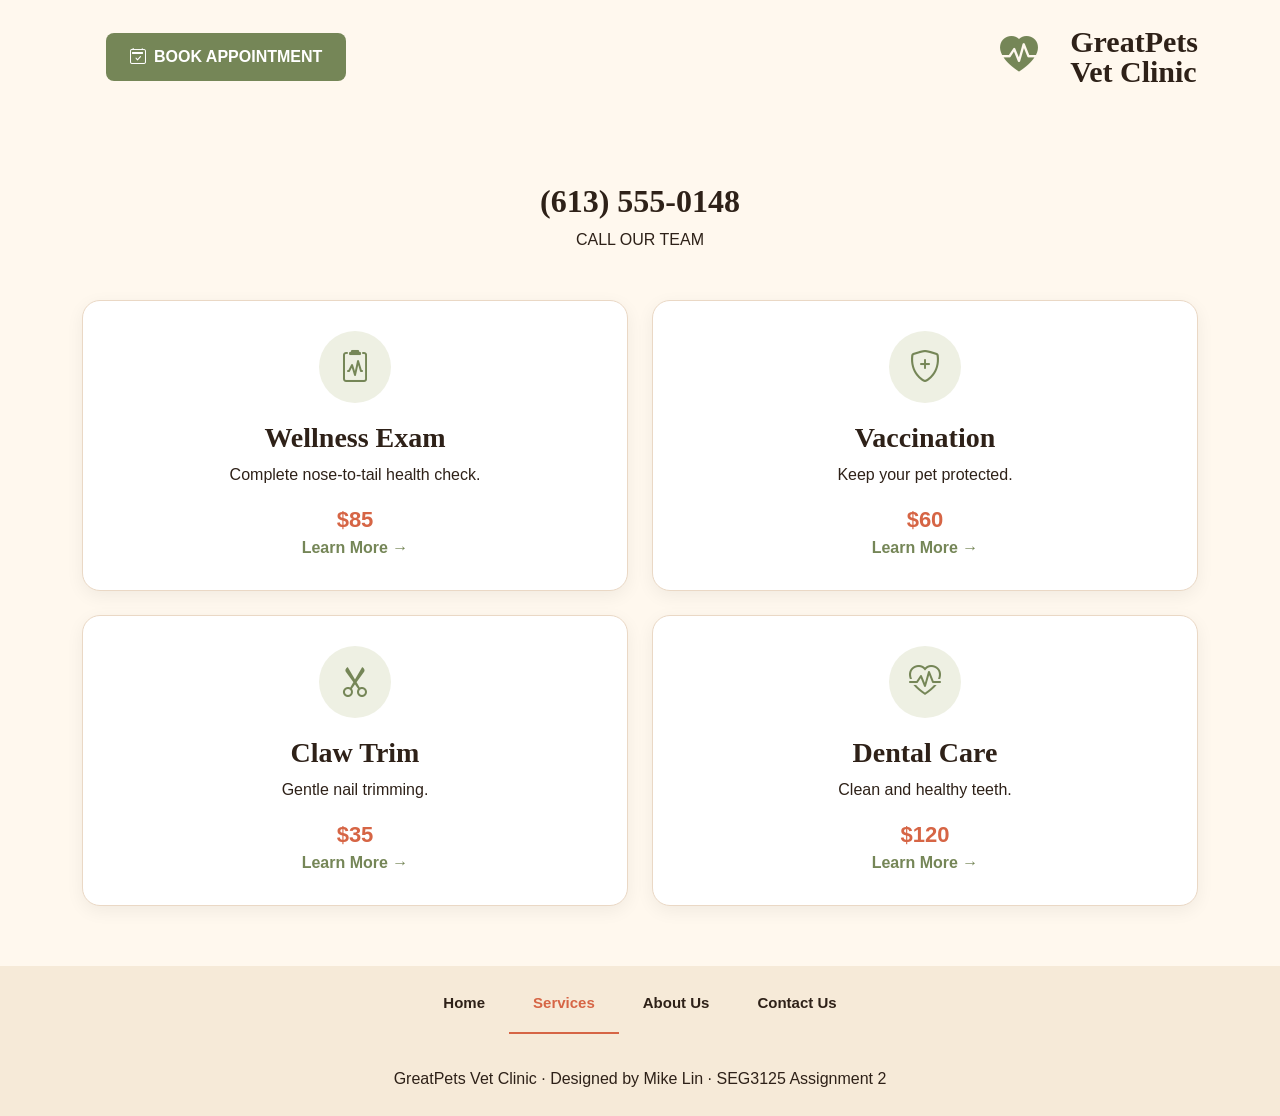
<file: A2/index2.html>
<!DOCTYPE html>
<html lang="en">
<head>
<meta charset="UTF-8">
<meta name="viewport" content="width=device-width, initial-scale=1">
<title>Paw & Care Veterinary Clinic</title>

<link href="https://cdn.jsdelivr.net/npm/bootstrap@5.3.3/dist/css/bootstrap.min.css" rel="stylesheet">
<link href="https://cdn.jsdelivr.net/npm/bootstrap-icons@1.11.3/font/bootstrap-icons.css" rel="stylesheet">

<style>
:root{
  --primary:#D66545;
  --secondary:#758657;
  --cream:#FFF8EE;
  --soft:#F6EAD8;
  --dark:#2E2118;
}

body{
  margin:0;
  background:var(--cream);
  color:var(--dark);
  font-family:Arial, Helvetica, sans-serif;
}

.main-header{
  background:var(--cream);
  padding:22px 0 30px;
}

.logo-mark{
  width:70px;
  height:70px;
  border-radius:18px;
  display:flex;
  align-items:center;
  justify-content:center;
  color:var(--secondary);
  font-size:38px;
  margin-right:16px;
}

.logo-title{
  line-height:1;
  font-family:Georgia, serif;
  color:var(--dark);
  font-size:30px;
  font-weight:700;
}

.logo-title span{
  display:block;
}

.logo-wrap a{
  color:inherit;
  text-decoration:none;
}

.btn-main{
  background:var(--secondary);
  color:white;
  border:none;
  border-radius:8px;
  padding:12px 24px;
  font-weight:800;
}

.btn-main:hover{
  background:var(--primary);
  color:white;
}

.nav-row{
  background:var(--soft);
}

.nav-row .nav-link{
  color:var(--dark);
  font-size:15px;
  padding:18px 24px !important;
  font-weight:600;
}

.nav-row .nav-link.active{
  color:var(--primary);
  border-bottom:2px solid var(--primary);
}

.hero{
  min-height:500px;
  display:flex;
  align-items:center;
  background:
    linear-gradient(90deg, rgba(255,248,238,.95), rgba(255,248,238,.45)),
    url('https://images.unsplash.com/photo-1548199973-03cce0bbc87b?auto=format&fit=crop&w=1800&q=80');
  background-size:cover;
  background-position:center;
}

.hero h1{
  font-family:Georgia, serif;
  font-size:46px;
  font-weight:800;
  color:var(--dark);
}

.hero p{
  font-size:20px;
  max-width:520px;
}

.service-section{
  background:var(--cream);
  padding:60px 0;
  text-align:center;
}

.service-section h2{
  font-family:Georgia, serif;
  font-weight:800;
}

.service-card{
  background:white;
  border:1px solid #ead8c5;
  border-radius:18px;
  padding:30px 22px;
  height:100%;
  box-shadow:0 5px 18px rgba(0,0,0,.06);
}

.circle-icon{
  width:72px;
  height:72px;
  border-radius:50%;
  background:#EEF0E3;
  color:var(--secondary);
  display:flex;
  align-items:center;
  justify-content:center;
  font-size:32px;
  margin:0 auto 18px;
}

.service-card h3{
  font-family:Georgia, serif;
  font-weight:800;
}

.price{
  color:var(--primary);
  font-size:22px;
  font-weight:800;
}

.learn-more{
  color:var(--secondary);
  text-decoration:none;
  font-weight:800;
}

footer{
  background:var(--soft);
  color:var(--dark);
  padding:25px;
  text-align:center;
}
</style>
</head>

<body>



<header class="main-header">
  <div class="container">
    <div class="row align-items-center">
      <div class="col-lg-6 d-flex align-items-center gap-4">
        <div>

        </div>
        <a href="#" class="btn btn-main">
          <i class="bi bi-calendar2-check me-2"></i>BOOK APPOINTMENT
        </a>
      </div>
	  
      <div class="col-lg-6 d-flex justify-content-end align-items-center logo-wrap">
        <a href="index2.html" class="d-flex align-items-center">
          <div class="logo-mark"><i class="bi bi-heart-pulse-fill"></i></div>
          <div class="logo-title">GreatPets <span>Vet Clinic</span></div>
        </a>
      </div>


    </div>
  </div>
</header>


<section class="service-section" id="services">
  <div class="container">
    <h2> <strong>(613) 555-0148</strong></h2>
    <p class="mb-5">CALL OUR TEAM</p>

    <div class="row g-4">
      <div class="col-md-6">
        <div class="service-card">
          <div class="circle-icon"><i class="bi bi-clipboard2-pulse"></i></div>
          <h3>Wellness Exam</h3>
          <p>Complete nose-to-tail health check.</p>
          <div class="price">$85</div>
          <a href="detail2.html?service=wellness" class="learn-more">Learn More →</a>
        </div>
      </div>

      <div class="col-md-6">
        <div class="service-card">
          <div class="circle-icon"><i class="bi bi-shield-plus"></i></div>
          <h3>Vaccination</h3>
          <p>Keep your pet protected.</p>
          <div class="price">$60</div>
          <a href="detail2.html?service=vaccination" class="learn-more">Learn More →</a>
        </div>
      </div>

      <div class="col-md-6">
        <div class="service-card">
          <div class="circle-icon"><i class="bi bi-scissors"></i></div>
          <h3>Claw Trim</h3>
          <p>Gentle nail trimming.</p>
          <div class="price">$35</div>
          <a href="detail2.html?service=claw" class="learn-more">Learn More →</a>
        </div>
      </div>

      <div class="col-md-6">
        <div class="service-card">
          <div class="circle-icon"><i class="bi bi-heart-pulse"></i></div>
          <h3>Dental Care</h3>
          <p>Clean and healthy teeth.</p>
          <div class="price">$120</div>
          <a href="detail2.html?service=dental" class="learn-more">Learn More →</a>
        </div>
      </div>
    </div>
  </div>
</section>


<nav class="navbar navbar-expand-lg nav-row">
  <div class="container justify-content-center">
    <ul class="navbar-nav">
      <li class="nav-item"><a class="nav-link" href="index2.html">Home</a></li>
      <li class="nav-item"><a class="nav-link active" href="#services">Services</a></li>
      <li class="nav-item"><a class="nav-link" href="index2.html">About Us</a></li>
      <li class="nav-item"><a class="nav-link" href="contact2.html">Contact Us</a></li>
    </ul>
  </div>
</nav>


<footer>
  GreatPets Vet Clinic · Designed by Mike Lin · SEG3125 Assignment 2
</footer>

</body>
</html>
</file>
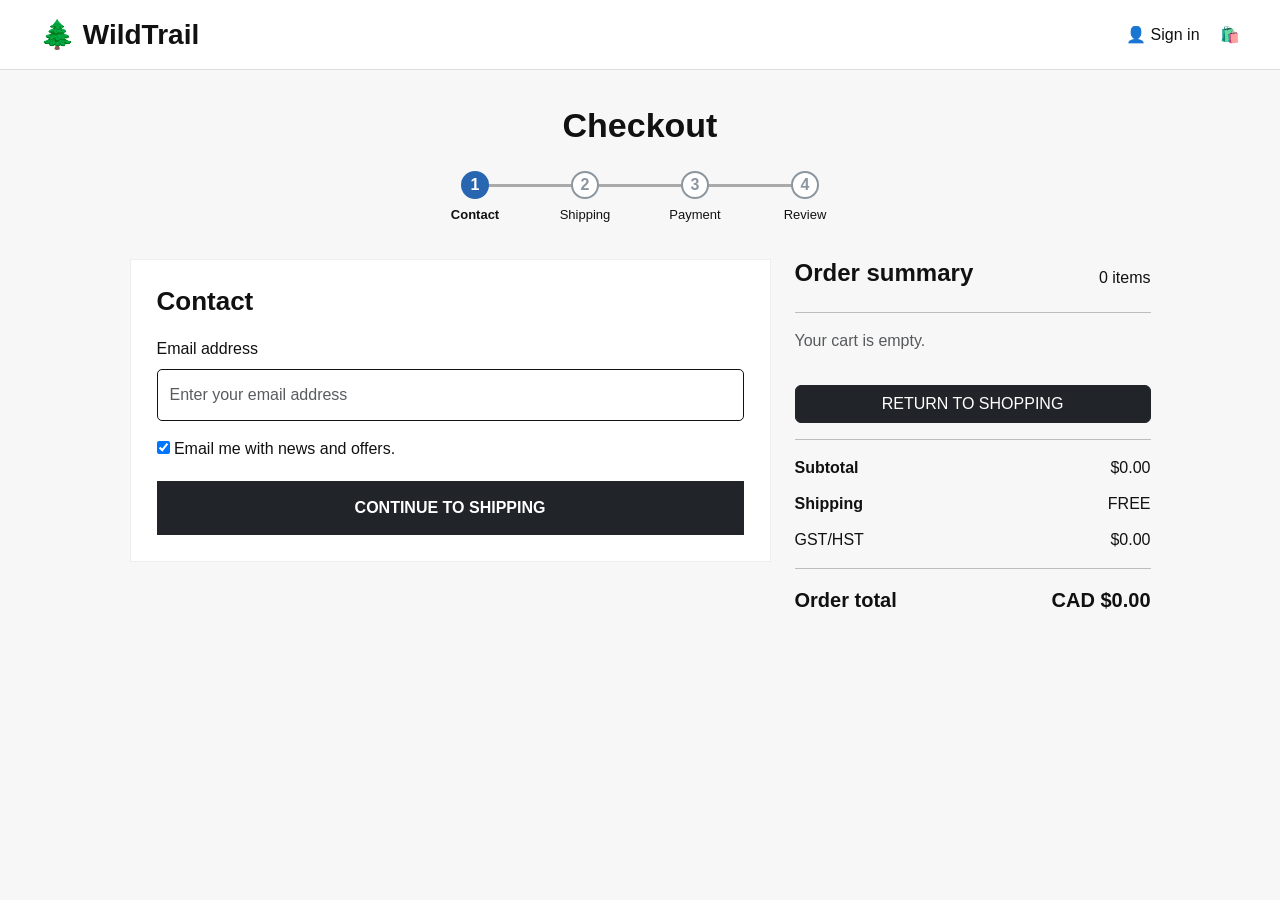
<file: A4/checkout.html>
<!DOCTYPE html>
<html lang="en">
<head>
    <meta charset="UTF-8">
    <meta name="viewport" content="width=device-width, initial-scale=1.0">
    <title>WildTrail | Checkout</title>

    <link
        href="https://cdn.jsdelivr.net/npm/bootstrap@5.3.3/dist/css/bootstrap.min.css"
        rel="stylesheet"
    >

    <style>
        body {
            font-family: Arial, Helvetica, sans-serif;
            background: #f7f7f7;
            color: #111;
        }

        .checkout-header {
            height: 70px;
            background: #fff;
            border-bottom: 1px solid #ddd;
            display: flex;
            align-items: center;
            justify-content: space-between;
            padding: 0 40px;
        }

        .brand {
            font-size: 28px;
            font-weight: 800;
            text-decoration: none;
            color: #111;
        }

        .checkout-title {
            font-size: 34px;
            font-weight: 800;
            text-align: center;
            margin-top: 35px;
        }

        .stepper {
            display: flex;
            justify-content: center;
            align-items: center;
            margin: 25px 0 35px;
        }

        .step {
            text-align: center;
            position: relative;
            width: 110px;
        }

        .step::after {
            content: "";
            position: absolute;
            top: 13px;
            left: 62px;
            width: 90px;
            height: 3px;
            background: #aaa;
            z-index: 0;
        }

        .step:last-child::after {
            display: none;
        }

        .step-circle {
            width: 28px;
            height: 28px;
            border-radius: 50%;
            border: 2px solid #8c969f;
            background: white;
            color: #8c969f;
            display: inline-flex;
            align-items: center;
            justify-content: center;
            font-weight: bold;
            position: relative;
            z-index: 2;
        }

        .step.active .step-circle,
        .step.complete .step-circle {
            background: #2866b1;
            border-color: #2866b1;
            color: white;
        }

        .step.active .step-label {
            font-weight: 800;
        }

        .step-label {
            font-size: 13px;
            margin-top: 6px;
        }

        .checkout-card {
            background: white;
            padding: 26px;
            margin-bottom: 10px;
            border: 1px solid #eee;
        }

        .checkout-card h2 {
            font-size: 26px;
            font-weight: 800;
            margin-bottom: 20px;
        }

        .form-control,
        .form-select {
            border: 1px solid #111;
            border-radius: 5px;
            height: 52px;
        }

        .continue-btn,
        .place-order-btn {
            background: #212529;
            color: white;
            border: none;
            height: 54px;
            font-weight: 800;
            width: 100%;
            margin-top: 20px;
        }

        .continue-btn:hover,
        .place-order-btn:hover {
            background: #000;
            color: white;
        }

        .edit-link {
            color: #111;
            text-decoration: underline;
            cursor: pointer;
        }

        .summary-box {
            background: #f7f7f7;
            padding: 10px 0;
        }

        .summary-card {
            position: sticky;
            top: 25px;
        }

        .summary-product-img {
            width: 76px;
            height: 94px;
            object-fit: contain;
            object-position: center top;
            background: #eee;
        }

        .order-row {
            display: flex;
            justify-content: space-between;
            margin-bottom: 12px;
        }

        .payment-option {
            border: 1px solid #ddd;
            padding: 16px;
            display: flex;
            justify-content: space-between;
            align-items: center;
            cursor: pointer;
        }

        .payment-option.active {
            border: 2px solid #111;
        }

        .confirmation-box {
            text-align: center;
            background: white;
            padding: 50px 30px;
            border: 1px solid #eee;
        }

       .checkmark {
            width: 70px;
            height: 70px;
            border-radius: 50%;
            border: 3px solid red;
            color: red;
		    font-size: 38px;
            display: flex;
            align-items: center;
            justify-content: center;
            margin: 0 auto 20px;
        }

		.survey-success {
			background: #fdeaea;
			border: 1px solid #dc3545;
			color: #dc3545;
			padding: 12px;
			margin-top: 15px;
			border-radius: 6px;
			text-align: center;
			font-weight: 600;
		}

        .error-message {
            color: #d10f2f;
            font-size: 14px;
            margin-top: 10px;
            font-weight: 600;
        }

        .hidden {
            display: none;
        }

        @media (max-width: 768px) {
            .checkout-header {
                padding: 0 18px;
            }

            .step {
                width: 82px;
            }

            .step::after {
                width: 62px;
                left: 54px;
            }

            .summary-card {
                position: static;
                margin-top: 25px;
            }
        }
    </style>
</head>

<body>
    <header class="checkout-header">
        <a href="index.html" class="brand">🌲 WildTrail</a>
        <div>
            <span>👤 Sign in</span>
            <span class="ms-3">🛍️</span>
        </div>
    </header>

    <main class="container">
        <h1 class="checkout-title">Checkout</h1>

        <div class="stepper">
            <div class="step active" id="stepContact">
                <div class="step-circle">1</div>
                <div class="step-label">Contact</div>
            </div>

            <div class="step" id="stepShipping">
                <div class="step-circle">2</div>
                <div class="step-label">Shipping</div>
            </div>

            <div class="step" id="stepPayment">
                <div class="step-circle">3</div>
                <div class="step-label">Payment</div>
            </div>

            <div class="step" id="stepReview">
                <div class="step-circle">4</div>
                <div class="step-label">Review</div>
            </div>
        </div>

        <div class="row justify-content-center">
            <div class="col-lg-7">
                <section class="checkout-card" id="contactSection">
                    <h2>Contact</h2>

                    <label class="form-label">Email address</label>
                    <input
                        type="email"
                        class="form-control mb-3"
                        id="email"
                        placeholder="Enter your email address"
                    >

                    <label>
                        <input type="checkbox" checked>
                        Email me with news and offers.
                    </label>

                    <button class="continue-btn" onclick="goToShipping()">
                        CONTINUE TO SHIPPING
                    </button>

                    <div class="error-message hidden" id="contactError">
                        Please enter your email address.
                    </div>
                </section>

                <section class="checkout-card hidden" id="shippingSection">
                    <div class="d-flex justify-content-between">
                        <h2>Contact</h2>
                        <span id="contactSummary"></span>
                        <span class="edit-link" onclick="goToContact()">Edit</span>
                    </div>
                </section>

                <section class="checkout-card hidden" id="shippingFormSection">
                    <h2>Shipping</h2>

                    <div class="row">
                        <div class="col-md-6 mb-3">
                            <label class="form-label">First name</label>
                            <input class="form-control" id="firstName" placeholder="First name">
                        </div>

                        <div class="col-md-6 mb-3">
                            <label class="form-label">Last name</label>
                            <input class="form-control" id="lastName" placeholder="Last name">
                        </div>
                    </div>

                    <label class="form-label">Phone number</label>
                    <input class="form-control mb-2" id="phone" placeholder="Phone number">
                    <p class="text-muted small">This will only be used for delivery related issues.</p>

                    <label class="form-label">Address</label>
                    <input class="form-control mb-3" id="address" placeholder="Street address">

                    <div class="row">
                        <div class="col-md-4 mb-3">
                            <label class="form-label">City</label>
                            <input class="form-control" id="city" placeholder="City">
                        </div>

                        <div class="col-md-4 mb-3">
                            <label class="form-label">Province</label>
                            <select class="form-select" id="province">
                                <option value="" selected disabled>Select province</option>
                                <option>Ontario</option>
                                <option>Quebec</option>
                                <option>British Columbia</option>
                                <option>Alberta</option>
                            </select>
                        </div>

                        <div class="col-md-4 mb-3">
                            <label class="form-label">Postal code</label>
                            <input class="form-control" id="postal" placeholder="Postal code">
                        </div>
                    </div>

                    <div class="border p-3 mt-2">
                        <label class="fw-bold">
                            <input type="radio" checked>
                            STANDARD SHIPPING (FREE)
                        </label>
                        <p class="mb-0 mt-2">Arrives by Thu, Jul 2</p>
                    </div>

                    <button class="continue-btn" onclick="goToPayment()">
                        CONTINUE TO PAYMENT
                    </button>

                    <div class="error-message hidden" id="shippingError">
                        Please complete all shipping information.
                    </div>
                </section>

                <section class="checkout-card hidden" id="paymentSection">
                    <div class="d-flex justify-content-between">
                        <h2>Contact</h2>
                        <span id="contactSummary2"></span>
                        <span class="edit-link" onclick="goToContact()">Edit</span>
                    </div>
                </section>

                <section class="checkout-card hidden" id="shippingSummarySection">
                    <div class="d-flex justify-content-between">
                        <h2>Shipping</h2>
                        <div id="shippingSummary"></div>
                        <span class="edit-link" onclick="goToShipping()">Edit</span>
                    </div>
                </section>

                <section class="checkout-card hidden" id="paymentFormSection">
                    <h2>Payment</h2>

                    <div class="payment-option mb-2">
                        <strong>🎁 Use my Gift Card</strong>
                        <span>+</span>
                    </div>

                    <div class="payment-option mb-2">
                        <strong>PayPal</strong>
                        <span>+</span>
                    </div>

                    <div class="payment-option mb-2">
                        <strong>Afterpay</strong>
                        <span>+</span>
                    </div>

                    <div class="payment-option active mb-3">
                        <strong>Credit card</strong>
                        <span>−</span>
                    </div>

                    <label class="form-label">Card number</label>
                    <input class="form-control mb-3" id="cardNumber" placeholder="Card number">

                    <div class="row">
                        <div class="col-md-6 mb-3">
                            <label class="form-label">Expiry date</label>
                            <input class="form-control" id="expiry" placeholder="MM / YY">
                        </div>

                        <div class="col-md-6 mb-3">
                            <label class="form-label">Security code</label>
                            <input class="form-control" id="security" placeholder="Security code">
                        </div>
                    </div>

                    <label class="form-label">Name on card</label>
                    <input class="form-control" id="cardName" placeholder="Name on card">

                    <button class="continue-btn" onclick="goToReview()">
                        REVIEW ORDER
                    </button>

                    <div class="error-message hidden" id="paymentError">
                        Please complete all payment information.
                    </div>
                </section>

                <section class="checkout-card hidden" id="reviewContactSection">
                    <div class="d-flex justify-content-between">
                        <h2>Contact</h2>
                        <span id="reviewEmail"></span>
                        <span class="edit-link" onclick="goToContact()">Edit</span>
                    </div>
                </section>

                <section class="checkout-card hidden" id="reviewShippingSection">
                    <div class="d-flex justify-content-between">
                        <h2>Shipping</h2>
                        <div id="reviewShipping"></div>
                        <span class="edit-link" onclick="goToShipping()">Edit</span>
                    </div>
                </section>

                <section class="checkout-card hidden" id="reviewPaymentSection">
                    <div class="d-flex justify-content-between">
                        <h2>Payment</h2>
                        <div>
                            <strong>VISA</strong>
                            <span id="reviewCard"> Visa ending in 1652</span>
                        </div>
                        <span class="edit-link" onclick="goToPayment()">Edit</span>
                    </div>
                </section>

                <section class="checkout-card hidden" id="trackingSection">
                    <h2>Track your order in real time</h2>

                    <label>
                        <input type="checkbox">
                        Get SMS updates for this order.
                    </label>

                    <p class="text-muted small mt-2">
                        Receive up to 6 messages per delivery.
                    </p>
                </section>

                <section class="hidden" id="placeOrderSection">
                    <p class="small">
                        By placing an order, you agree to WildTrail's
                        <u>Terms of Use</u> and <u>Privacy Policy</u>.
                    </p>

                    <button class="place-order-btn" onclick="placeOrder()">
                        PLACE ORDER
                    </button>
                </section>

              <!--  <section class="confirmation-box hidden" id="confirmationSection">
                    <div class="checkmark">✓</div>
                    <h2 class="fw-bold">Thank you for your order!</h2>
                    <p>Your order has been placed successfully.</p>
                    <p class="text-muted">Order number: WT-2026-0712</p>
                    <a href="index.html" class="btn btn-dark mt-3">
                        CONTINUE SHOPPING
                    </a>
                </section> -->
				
			<section class="confirmation-box hidden" id="confirmationSection">

   <div class="checkmark">&#10003;</div>

    <h2 class="fw-bold">Thank you for your order!</h2>

    <p>Your order has been placed successfully.</p>

    <p class="text-muted">
        Order number: WT-2026-0712
    </p>

    <hr class="my-4">

    <h4>Customer Experience Survey</h4>

    <p>Please take a minute to tell us about your shopping experience.</p>

    <div class="mb-3 text-start">

        <label class="form-label fw-bold">
            Overall satisfaction
        </label>

        <select class="form-select" id="surveyRating">
            <option value="">Select a rating</option>
            <option>5 - Excellent</option>
			<option>4 - Good</option>
			<option>3 - Average</option>
			<option>2 - Poor</option>
			<option>1 - Very Poor</option>
        </select>

    </div>

    <div class="mb-3 text-start">

        <label class="form-label fw-bold">
            Was it easy to find the products?
        </label><br>

        <input type="radio" name="easy" value="Yes"> Yes
        &nbsp;&nbsp;

        <input type="radio" name="easy" value="No"> No

    </div>

    <div class="mb-3 text-start">

        <label class="form-label fw-bold">
            Additional comments
        </label>

        <textarea
            id="surveyComment"
            class="form-control"
            rows="4"
            placeholder="Tell us how we can improve..."
        ></textarea>

    </div>

    <!--<button
        class="btn btn-success w-100"
        onclick="submitSurvey()"
    >
        Submit Survey
    </button> -->
	
	<button
    class="btn btn-dark w-100"
    onclick="submitSurvey()"
    id="submitSurveyBtn"
>
    Submit Survey
</button>
<!--
<div class="alert alert-success mt-3 hidden" id="surveySuccess">
    Thank you for your feedback! We appreciate your comments.
</div>
-->

<div class="survey-success hidden" id="surveySuccess">
    Thank you for your feedback! We appreciate your comments.
</div>
    <a href="index.html" class="btn btn-dark mt-3 w-100">
        Continue Shopping
    </a>

</section>
            </div>

            <div class="col-lg-4">
                <aside class="summary-card">
                    <div class="d-flex justify-content-between align-items-center mb-3">
                        <h4 class="fw-bold">Order summary</h4>
                        <span id="summaryCount">1 item</span>
                    </div>

                    <hr>

                    <div id="summaryItems"></div>

                    <hr>

                    <div class="order-row">
                        <strong>Subtotal</strong>
                        <span id="subtotalText">$0.00</span>
                    </div>

                    <div class="order-row">
                        <strong>Shipping</strong>
                        <span>FREE</span>
                    </div>

                    <div class="order-row">
                        <span>GST/HST</span>
                        <span id="taxText">$0.00</span>
                    </div>

                    <hr>

                    <div class="order-row fs-5">
                        <strong>Order total</strong>
                        <strong id="totalText">CAD $0.00</strong>
                    </div>
                </aside>
            </div>
        </div>
    </main>

    <script>
        let checkoutItems = JSON.parse(localStorage.getItem("wildtrailCart")) || [];

        let currentStep = 1;

        function updateStepper(step) {
            currentStep = step;

            const steps = [
                "stepContact",
                "stepShipping",
                "stepPayment",
                "stepReview"
            ];

            steps.forEach((stepId, index) => {
                const element = document.getElementById(stepId);
                element.classList.remove("active", "complete");

                if (index + 1 < step) {
                    element.classList.add("complete");
                }

                if (index + 1 === step) {
                    element.classList.add("active");
                }
            });
        }

        function hideAllCheckoutSections() {
            const sections = [
                "contactSection",
                "shippingSection",
                "shippingFormSection",
                "paymentSection",
                "shippingSummarySection",
                "paymentFormSection",
                "reviewContactSection",
                "reviewShippingSection",
                "reviewPaymentSection",
                "trackingSection",
                "placeOrderSection",
                "confirmationSection"
            ];

            sections.forEach(sectionId => {
                document.getElementById(sectionId).classList.add("hidden");
            });
        }

        function goToContact() {
            hideAllCheckoutSections();
            updateStepper(1);
            document.getElementById("contactSection").classList.remove("hidden");
            window.scrollTo(0, 0);
        }

        function goToShipping() {
            const email = document.getElementById("email").value.trim();
            const contactError = document.getElementById("contactError");

        /* if (email === "") {
                contactError.classList.remove("hidden");
                document.getElementById("email").focus();
                return;
            }
			*/
			
			if (email === "") {
  //  alert("Please enter your contact information.");
    contactError.classList.remove("hidden");
    document.getElementById("email").focus();
    return;
}

            contactError.classList.add("hidden");

            hideAllCheckoutSections();
            updateStepper(2);

            document.getElementById("contactSummary").textContent = email;

            document.getElementById("shippingSection").classList.remove("hidden");
            document.getElementById("shippingFormSection").classList.remove("hidden");
            window.scrollTo(0, 0);
        }

        function goToPayment() {
            const email = document.getElementById("email").value.trim();
            const firstName = document.getElementById("firstName").value.trim();
            const lastName = document.getElementById("lastName").value.trim();
            const phone = document.getElementById("phone").value.trim();
            const address = document.getElementById("address").value.trim();
            const city = document.getElementById("city").value.trim();
            const province = document.getElementById("province").value;
            const postal = document.getElementById("postal").value.trim();
            const shippingError = document.getElementById("shippingError");

            if (
                firstName === "" ||
                lastName === "" ||
                phone === "" ||
                address === "" ||
                city === "" ||
                province === "" ||
                postal === ""
            ) {
                shippingError.classList.remove("hidden");
                return;
            }

            shippingError.classList.add("hidden");

            hideAllCheckoutSections();
            updateStepper(3);

            document.getElementById("contactSummary2").textContent = email;
            document.getElementById("shippingSummary").innerHTML = `
                ${firstName} ${lastName}<br>
                ${address} ${city}, ${province} ${postal}, CAN<br>
                ${phone}<br><br>
                <strong>STANDARD SHIPPING (FREE)</strong><br>
                <strong>Arrives by Thu, Jul 2</strong>
            `;

            document.getElementById("paymentSection").classList.remove("hidden");
            document.getElementById("shippingSummarySection").classList.remove("hidden");
            document.getElementById("paymentFormSection").classList.remove("hidden");
            window.scrollTo(0, 0);
        }

        function goToReview() {
            const email = document.getElementById("email").value.trim();
            const firstName = document.getElementById("firstName").value.trim();
            const lastName = document.getElementById("lastName").value.trim();
            const phone = document.getElementById("phone").value.trim();
            const address = document.getElementById("address").value.trim();
            const city = document.getElementById("city").value.trim();
            const province = document.getElementById("province").value;
            const postal = document.getElementById("postal").value.trim();
            const cardNumber = document.getElementById("cardNumber").value.trim();
            const expiry = document.getElementById("expiry").value.trim();
            const security = document.getElementById("security").value.trim();
            const cardName = document.getElementById("cardName").value.trim();
            const paymentError = document.getElementById("paymentError");

            if (
                cardNumber === "" ||
                expiry === "" ||
                security === "" ||
                cardName === ""
            ) {
                paymentError.classList.remove("hidden");
                return;
            }

            paymentError.classList.add("hidden");

            hideAllCheckoutSections();
            updateStepper(4);

            const lastFour = cardNumber.slice(-4);

            document.getElementById("reviewEmail").textContent = email;
            document.getElementById("reviewShipping").innerHTML = `
                ${firstName} ${lastName}<br>
                ${address} ${city}, ${province} ${postal}, CAN<br>
                ${phone}<br><br>
                <strong>STANDARD SHIPPING (FREE)</strong><br>
                <strong>Arrives by Thu, Jul 2</strong>
            `;
            document.getElementById("reviewCard").textContent = " Visa ending in " + lastFour;

            document.getElementById("reviewContactSection").classList.remove("hidden");
            document.getElementById("reviewShippingSection").classList.remove("hidden");
            document.getElementById("reviewPaymentSection").classList.remove("hidden");
            document.getElementById("trackingSection").classList.remove("hidden");
            document.getElementById("placeOrderSection").classList.remove("hidden");
            window.scrollTo(0, 0);
        }

        function placeOrder() {
            hideAllCheckoutSections();
            document.getElementById("confirmationSection").classList.remove("hidden");
            localStorage.removeItem("wildtrailCart");
            updateStepper(4);
            window.scrollTo(0, 0);
        }
/*********************************************************************************/
		function submitSurvey() {
    const rating = document.getElementById("surveyRating").value;
    const easy = document.querySelector('input[name="easy"]:checked');
    const comment = document.getElementById("surveyComment").value.trim();
    const surveySuccess = document.getElementById("surveySuccess");

    if (rating === "") {
        alert("Please rate your shopping experience.");
        return;
    }

    if (!easy) {
        alert("Please answer whether it was easy to find products.");
        return;
    }

    surveySuccess.classList.remove("hidden");

    document.getElementById("surveyRating").disabled = true;
    document.querySelectorAll('input[name="easy"]').forEach(radio => {
        radio.disabled = true;
    });
    document.getElementById("surveyComment").disabled = true;

  //  document.querySelector("button[onclick='submitSurvey()']").disabled = true;
  //  document.querySelector("button[onclick='submitSurvey()']").textContent = "Survey Submitted";
  
  const button = document.getElementById("submitSurveyBtn");

button.disabled = true;
button.textContent = "Survey Submitted";
button.classList.remove("btn-dark");
button.classList.add("btn-secondary");
}
		
	/*******************************************************/	
		
        function renderSummary() {
            const summaryItems = document.getElementById("summaryItems");
            const summaryCount = document.getElementById("summaryCount");
            const subtotalText = document.getElementById("subtotalText");
            const taxText = document.getElementById("taxText");
            const totalText = document.getElementById("totalText");

            let subtotal = 0;
            let totalQuantity = 0;

            if (checkoutItems.length === 0) {
                summaryItems.innerHTML = `
                    <p class="text-muted">Your cart is empty.</p>
                    <a href="index.html" class="btn btn-dark w-100 mt-3">RETURN TO SHOPPING</a>
                `;
                summaryCount.textContent = "0 items";
                subtotalText.textContent = "$0.00";
                taxText.textContent = "$0.00";
                totalText.textContent = "CAD $0.00";
                return;
            }

            summaryItems.innerHTML = checkoutItems.map(item => {
                const quantity = item.quantity || 1;
                const lineTotal = item.priceValue * quantity;
                subtotal += lineTotal;
                totalQuantity += quantity;

                return `
                    <div class="d-flex gap-3 mb-3">
                        <img class="summary-product-img" src="${item.img}" alt="${item.name}">
                        <div class="flex-grow-1">
                            <h6 class="fw-bold mb-1">${item.name}</h6>
                            <p class="mb-1 text-muted">Color ${item.colorName || item.color}</p>
                            <p class="mb-1 text-muted">Size ${item.size}</p>
                            <div class="d-flex justify-content-between">
                                <span>Quantity ${quantity}</span>
                                <strong>$${lineTotal.toFixed(2)}</strong>
                            </div>
                        </div>
                    </div>
                    <p class="text-muted small">Free returns online and in-store</p>
                    <hr>
                `;
            }).join("");

            const tax = subtotal * 0.13;
            const total = subtotal + tax;

            summaryCount.textContent = totalQuantity + (totalQuantity === 1 ? " item" : " items");
            subtotalText.textContent = "$" + subtotal.toFixed(2);
            taxText.textContent = "$" + tax.toFixed(2);
            totalText.textContent = "CAD $" + total.toFixed(2);
        }

        renderSummary();
    </script>
</body>
</html>
</file>
<file: A3/style.css>
*{box-sizing:border-box}
body{margin:0;font-family:Arial,Helvetica,sans-serif;background:#fff;color:#080808}
.page{min-height:100vh;display:flex;justify-content:center;align-items:center;padding:30px}
.panel{width:995px;min-height:720px;background:#f3f1fb;border-radius:10px;padding:36px 48px;text-align:center}
.hidden{display:none}
h1{color:#6c63ff;font-size:38px;margin:0 0 14px}
.subtitle{font-size:22px;font-weight:bold;margin:0 0 26px}
.stats{display:flex;justify-content:center;gap:70px;font-size:22px;font-weight:bold;margin:18px 0 28px}
.stats strong{color:#15934c;margin-left:6px}
.board{display:grid;justify-content:center;gap:9px 13px;margin:0 auto}
.preview-board{margin-bottom:28px}
.tile{width:72px;height:82px;border:1.5px solid #6c63ff;border-radius:6px;background:#c7cff7;cursor:pointer;overflow:hidden;font-size:44px;line-height:70px}
.preview-tile{cursor:default}
.tile.visible{background:white;border:4px solid #f05a28}
.tile.matched{border-color:#169c4e}
/*.setup-row{display:flex;align-items:center;justify-content:center;gap:12px;margin:20px auto}*/
.setup-row {display: flex;align-items: center;justify-content: center;gap: 12px;margin: 0 auto;flex-wrap: wrap;}
.setup-label{background:#6c63ff;color:white;border-radius:5px;padding:8px 18px;font-size:20px;font-weight:bold;min-width:96px;text-align: center;}
.level-btn{border:2px solid transparent;background:#e8eaff;color:#111;font-size:20px;font-weight:bold;min-width:74px;padding:4px 8px;cursor:pointer}
.level-btn.active{border-color:#6c63ff;background:white}
.theme-btn{width:86px;height:82px;border:2px solid #cdd2ff;border-radius:7px;background:#f7f7ff;cursor:pointer;font-size:18px;font-weight:bold}
.theme-btn span{display:block;font-size:30px;margin-bottom:4px}
.theme-btn.active{border-color:#6c63ff;background:white}
.primary-btn,.secondary-btn{border:none;background:#6c63ff;color:white;border-radius:8px;font-size:22px;font-weight:bold;padding:14px 44px;cursor:pointer}
.secondary-btn{min-width:245px}
.feedback{height:44px;margin:18px auto 10px;font-size:24px;font-weight:bold}
.feedback.good{color:#14914b}.feedback.bad{color:#d62828}
.controls{display:flex;justify-content:center;gap:64px;margin-top:24px}
.result .trophy{font-size:92px;margin-top:8px}
.congrats{color:#6c63ff;font-style:italic;font-size:46px;margin:0 0 8px}
.white-box{background:white;max-width:690px;padding:10px;border-radius:8px;margin:18px auto;font-size:24px;font-weight:bold}
.summary{border:4px solid #c6c1ff;border-radius:8px;max-width:690px;margin:20px auto 16px;padding:12px;display:flex;justify-content:space-around}
.summary div{border:1.5px solid #bdb6ff;border-radius:8px;padding:14px 24px;min-width:100px}
.summary b{display:block;font-size:20px;margin-bottom:12px}.summary strong{display:block;font-size:22px}
table{border-collapse:collapse;width:680px;margin:20px auto;font-size:20px}
th{background:#c6c1ff;padding:8px}td{padding:8px}tr.current{background:#c6c1ff}

.setup-area {
  display: flex;
  flex-direction: column;
  align-items: center;
  gap: 12px;
}

.setup-row {
  display: flex;
  align-items: center;
  justify-content: flex-start;
  gap: 12px;
  width: 600px;
  margin: 0 auto;
}

.tile {
  width: clamp(50px, 7vw, 72px);
  height: clamp(58px, 8vw, 82px);
}

.tile.disappear {
  visibility: hidden;
  pointer-events: none;
}
#startBtn {
    margin-top: 25px;
}
</file>
